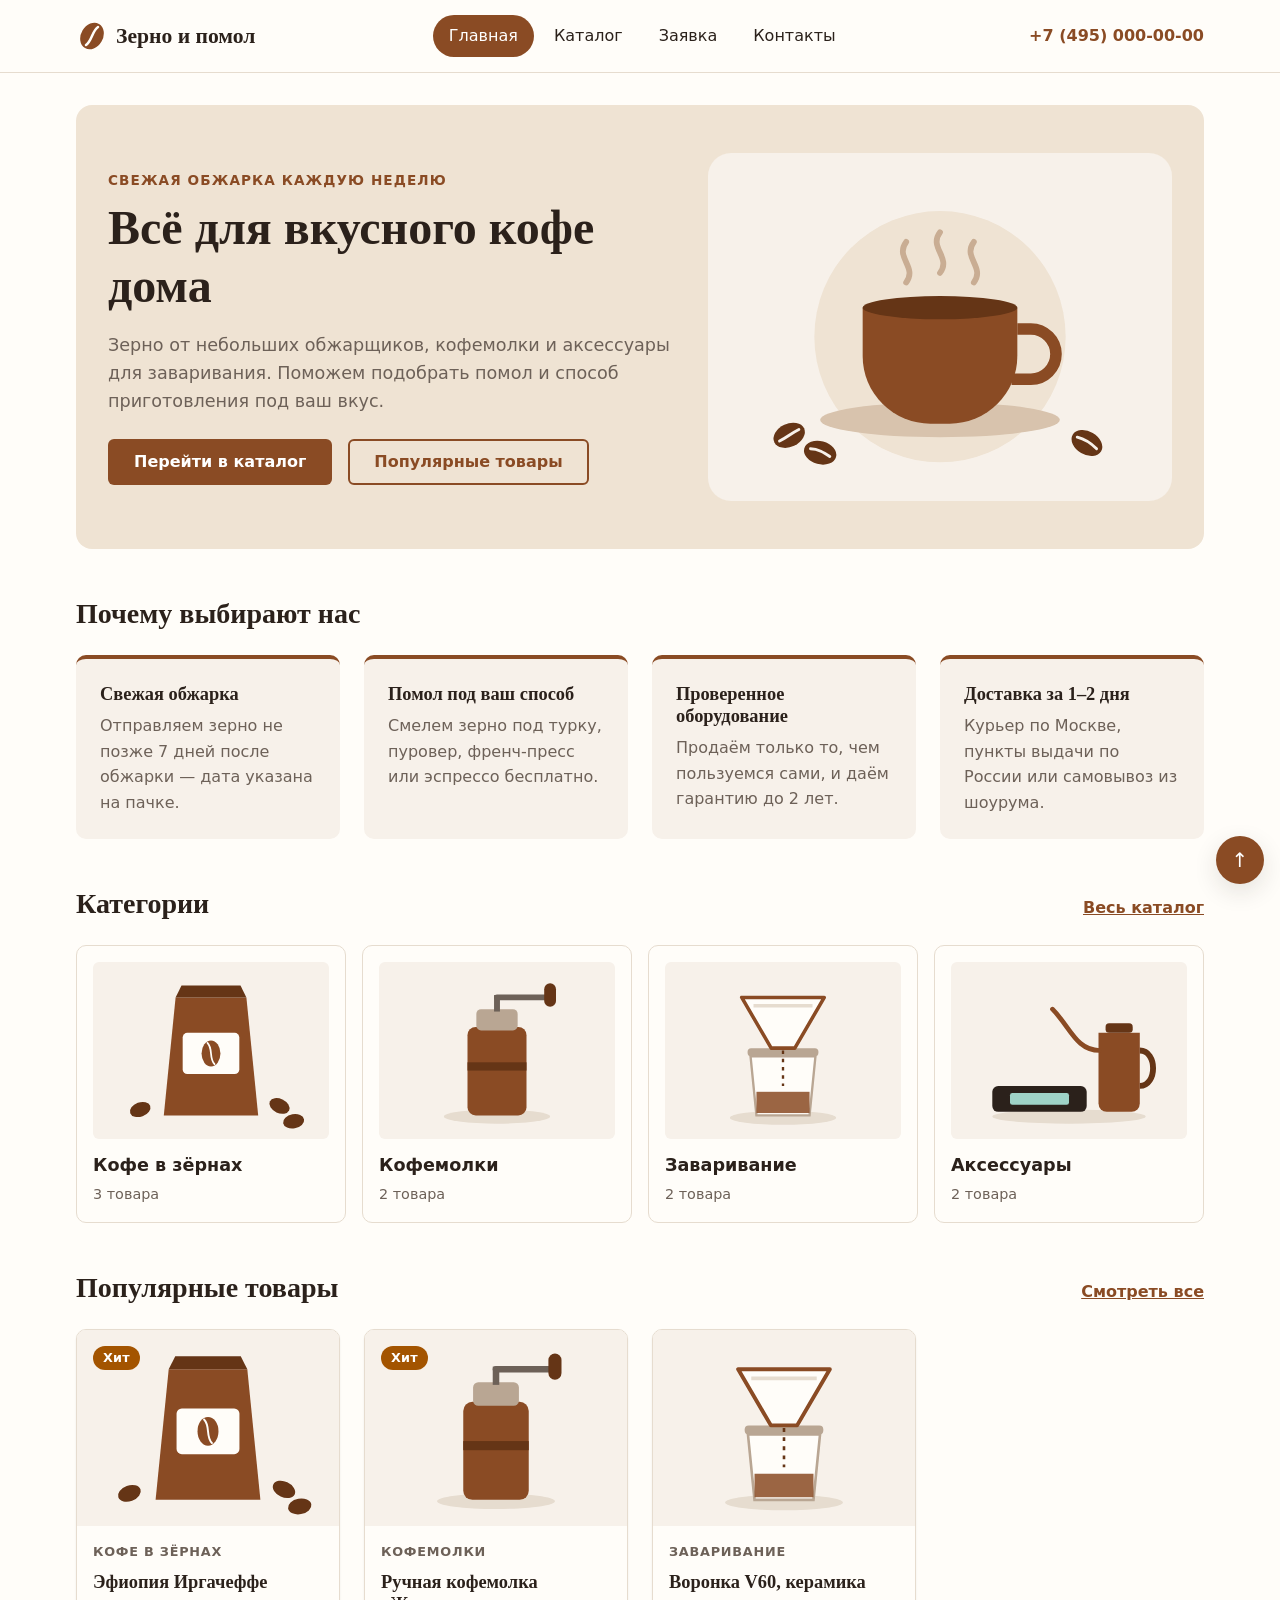
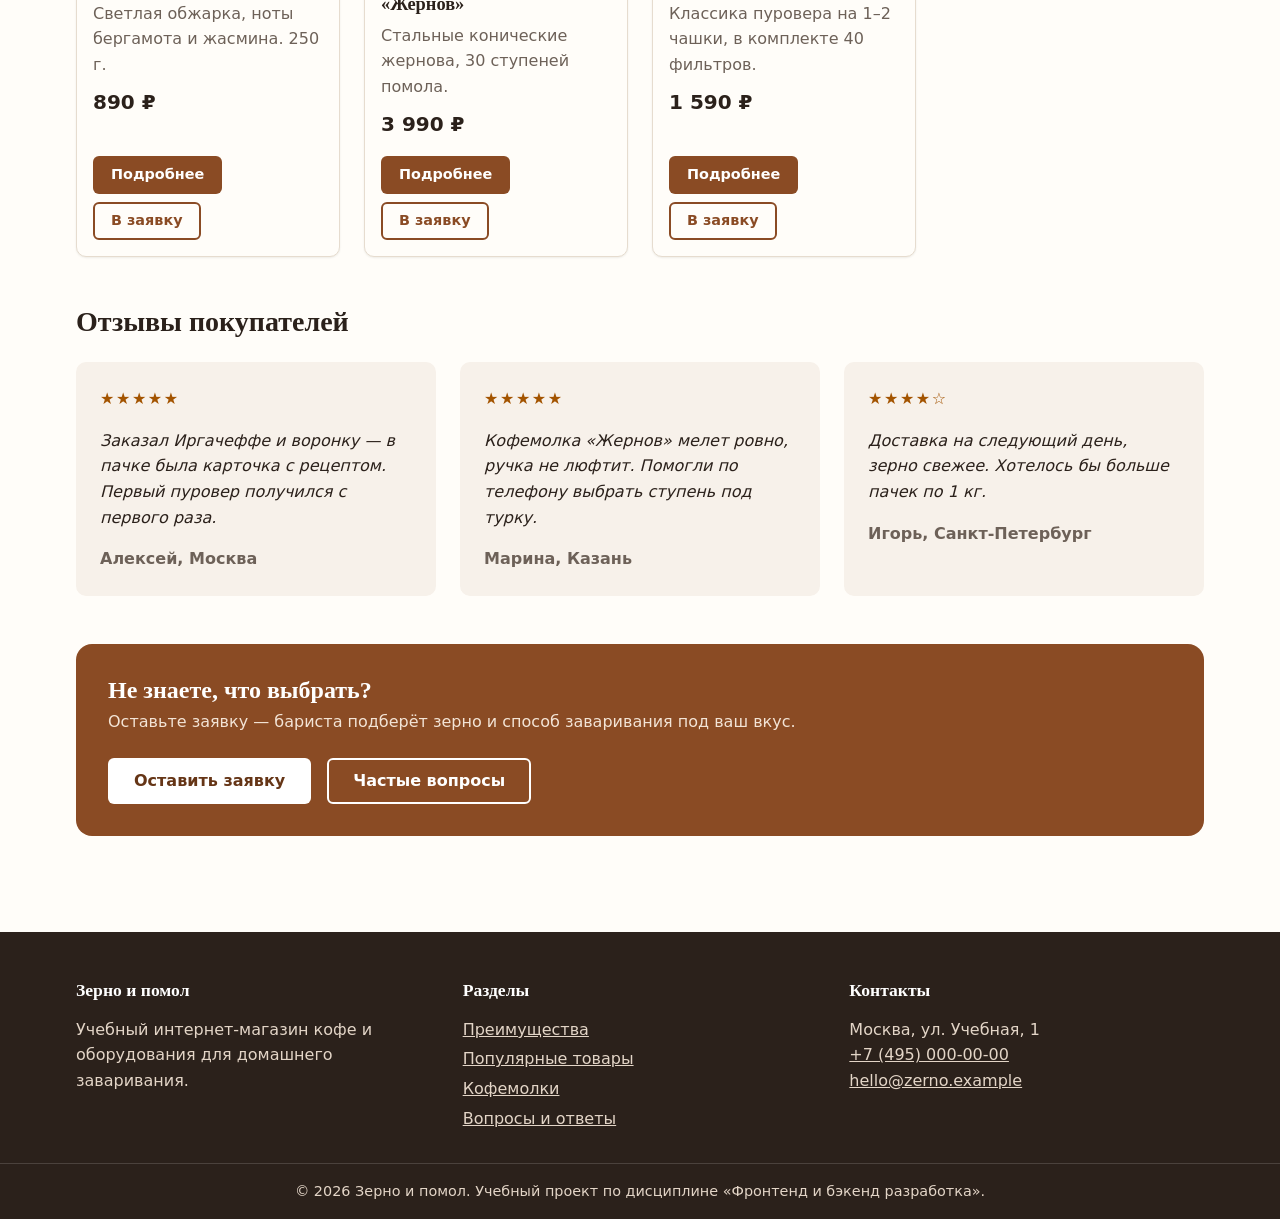
<file: index.html>
<!DOCTYPE html>
<html lang="ru">
<head>
  <meta charset="UTF-8">
  <meta name="viewport" content="width=device-width, initial-scale=1.0">
  <title>Зерно и помол — кофе и оборудование для дома</title>
  <meta name="description" content="Учебный интернет-магазин свежеобжаренного кофе, кофемолок и аксессуаров для заваривания дома.">
  <link rel="stylesheet" href="css/style.css">
</head>
<body>
  <a class="skip-link" href="#main">Перейти к основному содержимому</a>

  <header class="site-header" id="top">
    <div class="site-header__inner">
      <a class="site-header__logo" href="index.html">
        <svg class="site-header__logo-icon" viewBox="0 0 32 32" aria-hidden="true" focusable="false">
          <ellipse cx="16" cy="16" rx="11" ry="14" transform="rotate(30 16 16)" fill="currentColor"/>
          <path d="M10 25c6-4 6-14 12-18" fill="none" stroke="#fffdf9" stroke-width="2.5" stroke-linecap="round"/>
        </svg>
        Зерно и помол
      </a>
      <nav class="site-nav" aria-label="Основная навигация">
        <ul class="site-nav__list">
          <li class="site-nav__item"><a class="site-nav__link site-nav__link--active" href="index.html" aria-current="page">Главная</a></li>
          <li class="site-nav__item"><a class="site-nav__link" href="catalog.html">Каталог</a></li>
          <li class="site-nav__item"><a class="site-nav__link" href="order.html">Заявка</a></li>
          <li class="site-nav__item"><a class="site-nav__link" href="contacts.html">Контакты</a></li>
        </ul>
      </nav>
      <a class="site-header__phone" href="tel:+74950000000">+7 (495) 000-00-00</a>
    </div>
  </header>

  <main class="page" id="main" tabindex="-1">
    <section class="hero" aria-labelledby="hero-title">
      <div class="hero__content">
        <p class="hero__eyebrow">Свежая обжарка каждую неделю</p>
        <h1 class="hero__title" id="hero-title">Всё для вкусного кофе дома</h1>
        <p class="hero__text">
          Зерно от небольших обжарщиков, кофемолки и аксессуары для заваривания.
          Поможем подобрать помол и способ приготовления под ваш вкус.
        </p>
        <div class="hero__actions">
          <a class="button" href="catalog.html">Перейти в каталог</a>
          <a class="button button--secondary" href="#popular">Популярные товары</a>
        </div>
      </div>
      <img class="hero__image" src="images/hero.svg" alt="" width="480" height="360">
    </section>

    <section class="section" id="advantages" aria-labelledby="advantages-title">
      <h2 class="section__title" id="advantages-title">Почему выбирают нас</h2>
      <ul class="advantages">
        <li class="advantages__item">
          <h3 class="advantages__title">Свежая обжарка</h3>
          <p class="advantages__text">Отправляем зерно не позже 7 дней после обжарки — дата указана на пачке.</p>
        </li>
        <li class="advantages__item">
          <h3 class="advantages__title">Помол под ваш способ</h3>
          <p class="advantages__text">Смелем зерно под турку, пуровер, френч-пресс или эспрессо бесплатно.</p>
        </li>
        <li class="advantages__item">
          <h3 class="advantages__title">Проверенное оборудование</h3>
          <p class="advantages__text">Продаём только то, чем пользуемся сами, и даём гарантию до 2 лет.</p>
        </li>
        <li class="advantages__item">
          <h3 class="advantages__title">Доставка за 1–2 дня</h3>
          <p class="advantages__text">Курьер по Москве, пункты выдачи по России или самовывоз из шоурума.</p>
        </li>
      </ul>
    </section>

    <section class="section" id="categories" aria-labelledby="categories-title">
      <div class="section__header">
        <h2 class="section__title" id="categories-title">Категории</h2>
        <a class="section__link" href="catalog.html">Весь каталог</a>
      </div>
      <ul class="category-list">
        <li>
          <a class="category-card" href="catalog.html#beans">
            <img class="category-card__image" src="images/beans.svg" alt="" width="400" height="300" loading="lazy">
            <span class="category-card__title">Кофе в зёрнах</span>
            <span class="category-card__count">3 товара</span>
          </a>
        </li>
        <li>
          <a class="category-card" href="catalog.html#grinders">
            <img class="category-card__image" src="images/grinder.svg" alt="" width="400" height="300" loading="lazy">
            <span class="category-card__title">Кофемолки</span>
            <span class="category-card__count">2 товара</span>
          </a>
        </li>
        <li>
          <a class="category-card" href="catalog.html#brewers">
            <img class="category-card__image" src="images/brewer.svg" alt="" width="400" height="300" loading="lazy">
            <span class="category-card__title">Заваривание</span>
            <span class="category-card__count">2 товара</span>
          </a>
        </li>
        <li>
          <a class="category-card" href="catalog.html#accessories">
            <img class="category-card__image" src="images/accessory.svg" alt="" width="400" height="300" loading="lazy">
            <span class="category-card__title">Аксессуары</span>
            <span class="category-card__count">2 товара</span>
          </a>
        </li>
      </ul>
    </section>

    <section class="section" id="popular" aria-labelledby="popular-title">
      <div class="section__header">
        <h2 class="section__title" id="popular-title">Популярные товары</h2>
        <a class="section__link" href="catalog.html">Смотреть все</a>
      </div>
      <div class="product-grid">
        <article class="product-card" data-category="beans">
          <span class="badge badge--hit product-card__badge">Хит</span>
          <img class="product-card__image" src="images/beans.svg" alt="" width="400" height="300" loading="lazy">
          <div class="product-card__body">
            <p class="product-card__category">Кофе в зёрнах</p>
            <h3 class="product-card__title">Эфиопия Иргачеффе</h3>
            <p class="product-card__description">Светлая обжарка, ноты бергамота и жасмина. 250 г.</p>
            <p class="product-card__price">890 ₽</p>
            <div class="product-card__actions">
              <a class="button button--small product-card__button" href="product.html">Подробнее</a>
              <a class="button button--small button--secondary" href="order.html">В заявку</a>
            </div>
          </div>
        </article>

        <article class="product-card" data-category="grinders">
          <span class="badge badge--hit product-card__badge">Хит</span>
          <img class="product-card__image" src="images/grinder.svg" alt="" width="400" height="300" loading="lazy">
          <div class="product-card__body">
            <p class="product-card__category">Кофемолки</p>
            <h3 class="product-card__title">Ручная кофемолка «Жернов»</h3>
            <p class="product-card__description">Стальные конические жернова, 30 ступеней помола.</p>
            <p class="product-card__price">3 990 ₽</p>
            <div class="product-card__actions">
              <a class="button button--small product-card__button" href="product.html">Подробнее</a>
              <a class="button button--small button--secondary" href="order.html">В заявку</a>
            </div>
          </div>
        </article>

        <article class="product-card" data-category="brewers">
          <img class="product-card__image" src="images/brewer.svg" alt="" width="400" height="300" loading="lazy">
          <div class="product-card__body">
            <p class="product-card__category">Заваривание</p>
            <h3 class="product-card__title">Воронка V60, керамика</h3>
            <p class="product-card__description">Классика пуровера на 1–2 чашки, в комплекте 40 фильтров.</p>
            <p class="product-card__price">1 590 ₽</p>
            <div class="product-card__actions">
              <a class="button button--small product-card__button" href="product.html">Подробнее</a>
              <a class="button button--small button--secondary" href="order.html">В заявку</a>
            </div>
          </div>
        </article>
      </div>
    </section>

    <section class="section" id="reviews" aria-labelledby="reviews-title">
      <h2 class="section__title" id="reviews-title">Отзывы покупателей</h2>
      <div class="reviews">
        <figure class="review">
          <p class="review__rating"><span aria-hidden="true">★★★★★</span><span class="visually-hidden">Оценка 5 из 5</span></p>
          <blockquote class="review__text">
            <p>Заказал Иргачеффе и воронку — в пачке была карточка с рецептом. Первый пуровер получился с первого раза.</p>
          </blockquote>
          <figcaption class="review__author">Алексей, Москва</figcaption>
        </figure>
        <figure class="review">
          <p class="review__rating"><span aria-hidden="true">★★★★★</span><span class="visually-hidden">Оценка 5 из 5</span></p>
          <blockquote class="review__text">
            <p>Кофемолка «Жернов» мелет ровно, ручка не люфтит. Помогли по телефону выбрать ступень под турку.</p>
          </blockquote>
          <figcaption class="review__author">Марина, Казань</figcaption>
        </figure>
        <figure class="review">
          <p class="review__rating"><span aria-hidden="true">★★★★☆</span><span class="visually-hidden">Оценка 4 из 5</span></p>
          <blockquote class="review__text">
            <p>Доставка на следующий день, зерно свежее. Хотелось бы больше пачек по 1 кг.</p>
          </blockquote>
          <figcaption class="review__author">Игорь, Санкт-Петербург</figcaption>
        </figure>
      </div>
    </section>

    <aside class="promo" aria-labelledby="promo-title">
      <div>
        <h2 class="promo__title" id="promo-title">Не знаете, что выбрать?</h2>
        <p class="promo__text">Оставьте заявку — бариста подберёт зерно и способ заваривания под ваш вкус.</p>
      </div>
      <div class="promo__actions">
        <a class="button button--light" href="order.html">Оставить заявку</a>
        <a class="button button--ghost" href="contacts.html#faq">Частые вопросы</a>
      </div>
    </aside>
  </main>

  <footer class="site-footer" id="contacts">
    <div class="site-footer__inner">
      <div class="site-footer__column">
        <h2 class="site-footer__title">Зерно и помол</h2>
        <p class="site-footer__text">Учебный интернет-магазин кофе и оборудования для домашнего заваривания.</p>
      </div>
      <nav class="site-footer__column" aria-label="Разделы сайта">
        <h2 class="site-footer__title">Разделы</h2>
        <ul class="site-footer__list">
          <li><a class="site-footer__link" href="index.html#advantages">Преимущества</a></li>
          <li><a class="site-footer__link" href="index.html#popular">Популярные товары</a></li>
          <li><a class="site-footer__link" href="catalog.html#grinders">Кофемолки</a></li>
          <li><a class="site-footer__link" href="contacts.html#faq">Вопросы и ответы</a></li>
        </ul>
      </nav>
      <div class="site-footer__column">
        <h2 class="site-footer__title">Контакты</h2>
        <address class="site-footer__address">
          Москва, ул. Учебная, 1<br>
          <a class="site-footer__link" href="tel:+74950000000">+7 (495) 000-00-00</a><br>
          <a class="site-footer__link" href="mailto:hello@zerno.example">hello@zerno.example</a>
        </address>
      </div>
    </div>
    <p class="site-footer__bottom">&copy; 2026 Зерно и помол. Учебный проект по дисциплине «Фронтенд и бэкенд разработка».</p>
  </footer>

  <a class="to-top" href="#top" aria-label="Наверх">↑</a>
</body>
</html>
</file>
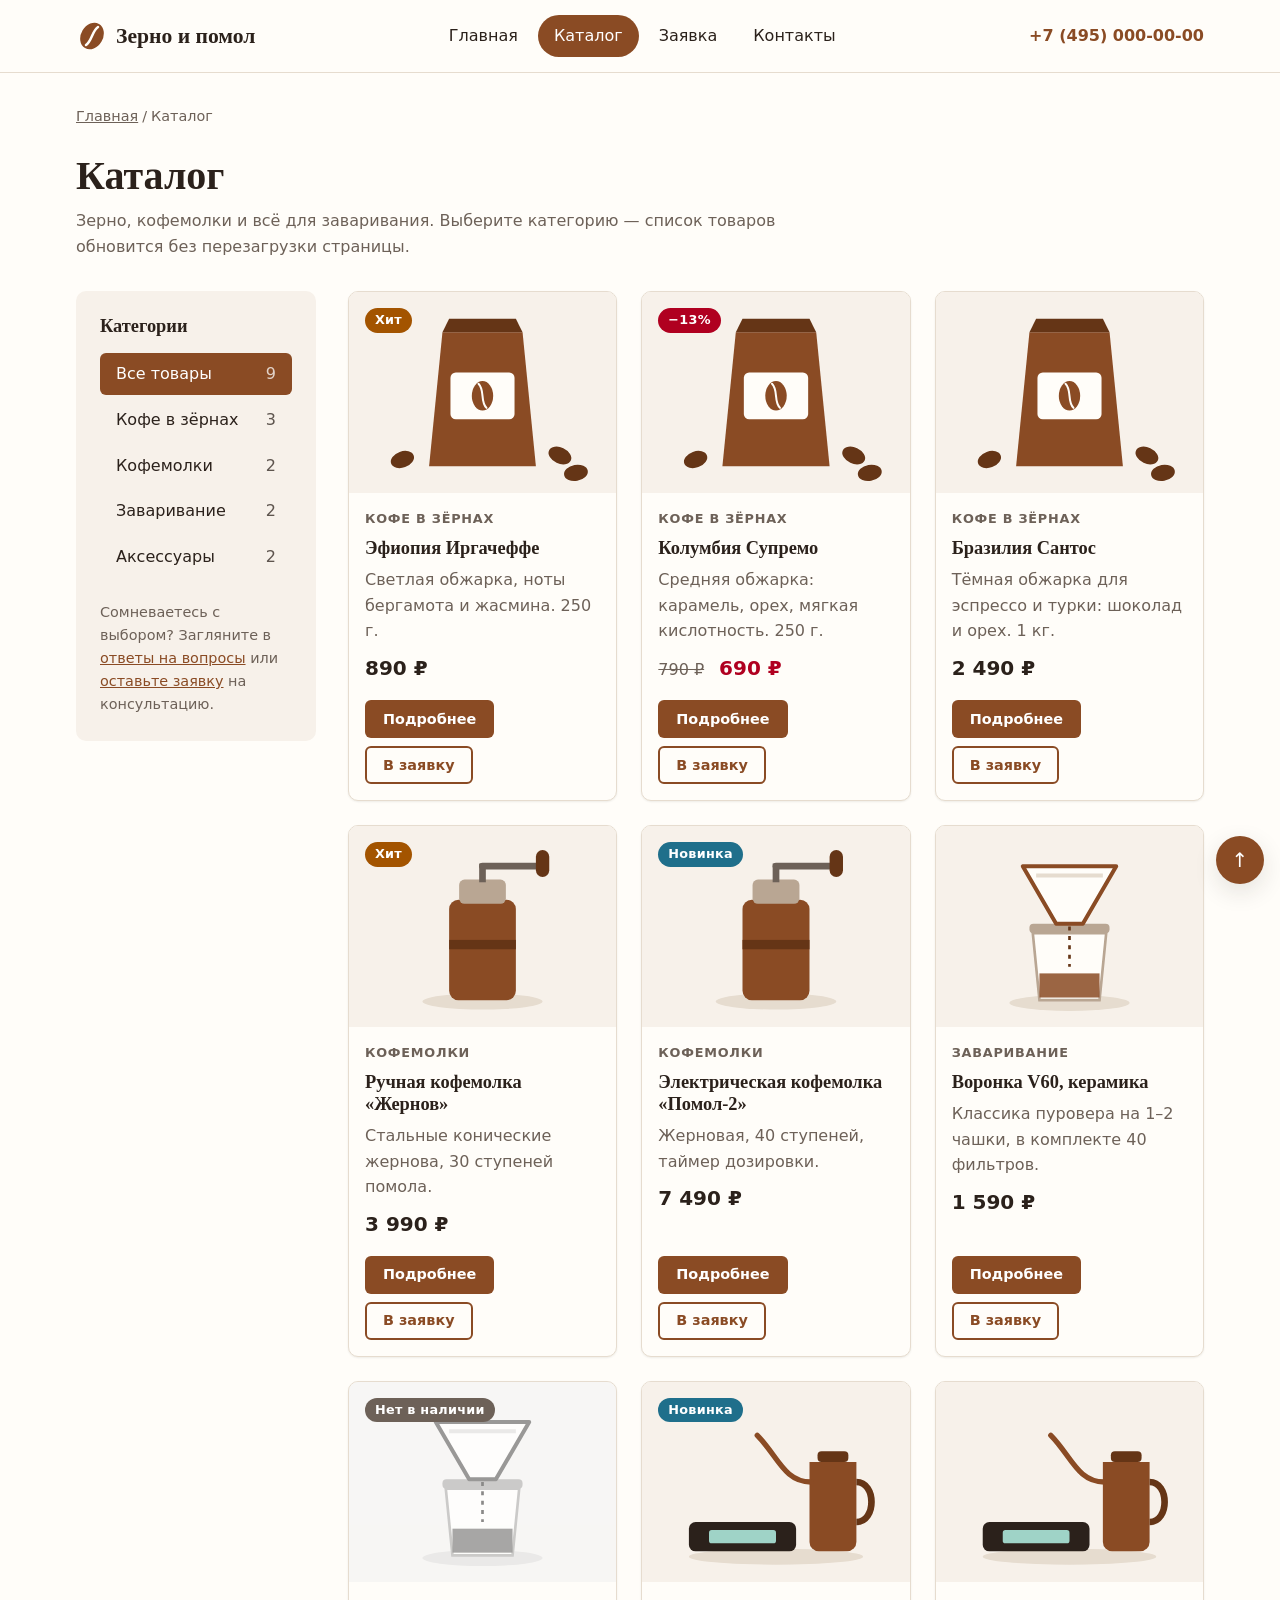
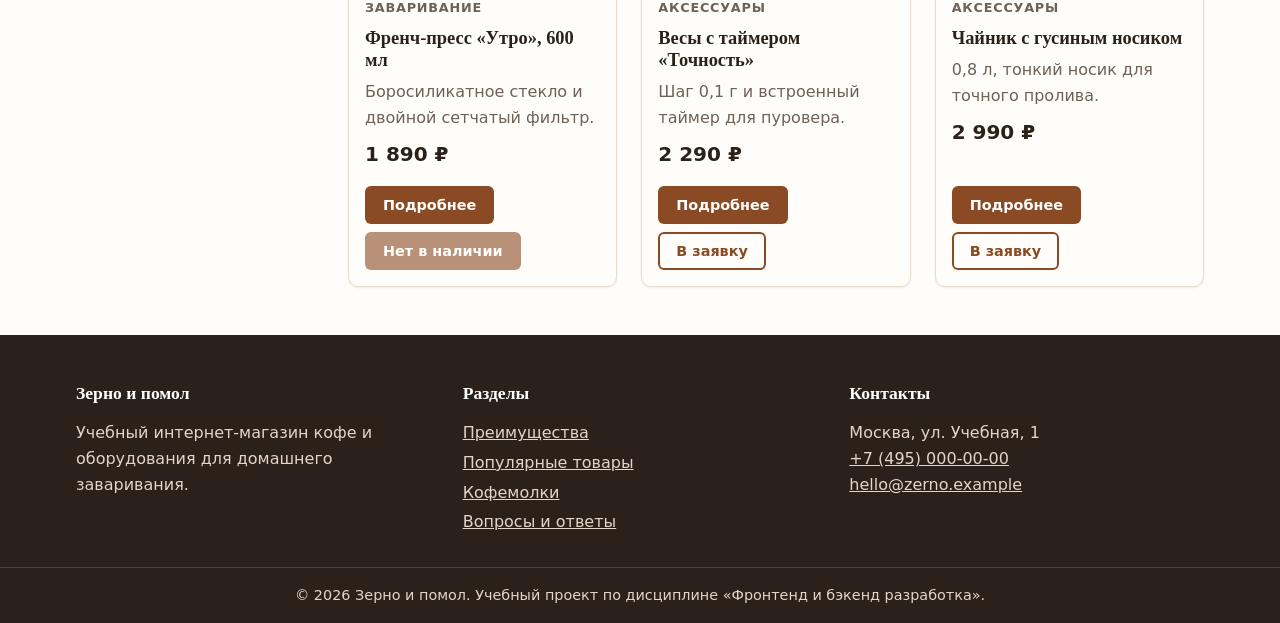
<file: catalog.html>
<!DOCTYPE html>
<html lang="ru">
<head>
  <meta charset="UTF-8">
  <meta name="viewport" content="width=device-width, initial-scale=1.0">
  <title>Каталог — Зерно и помол</title>
  <meta name="description" content="Каталог кофе в зёрнах, кофемолок, воронок и аксессуаров для заваривания кофе дома.">
  <link rel="stylesheet" href="css/style.css">
</head>
<body>
  <a class="skip-link" href="#main">Перейти к основному содержимому</a>

  <header class="site-header" id="top">
    <div class="site-header__inner">
      <a class="site-header__logo" href="index.html">
        <svg class="site-header__logo-icon" viewBox="0 0 32 32" aria-hidden="true" focusable="false">
          <ellipse cx="16" cy="16" rx="11" ry="14" transform="rotate(30 16 16)" fill="currentColor"/>
          <path d="M10 25c6-4 6-14 12-18" fill="none" stroke="#fffdf9" stroke-width="2.5" stroke-linecap="round"/>
        </svg>
        Зерно и помол
      </a>
      <nav class="site-nav" aria-label="Основная навигация">
        <ul class="site-nav__list">
          <li class="site-nav__item"><a class="site-nav__link" href="index.html">Главная</a></li>
          <li class="site-nav__item"><a class="site-nav__link site-nav__link--active" href="catalog.html" aria-current="page">Каталог</a></li>
          <li class="site-nav__item"><a class="site-nav__link" href="order.html">Заявка</a></li>
          <li class="site-nav__item"><a class="site-nav__link" href="contacts.html">Контакты</a></li>
        </ul>
      </nav>
      <a class="site-header__phone" href="tel:+74950000000">+7 (495) 000-00-00</a>
    </div>
  </header>

  <main class="page" id="main" tabindex="-1">
    <nav class="breadcrumbs" aria-label="Хлебные крошки">
      <ol class="breadcrumbs__list">
        <li class="breadcrumbs__item"><a class="breadcrumbs__link" href="index.html">Главная</a></li>
        <li class="breadcrumbs__item"><span aria-current="page">Каталог</span></li>
      </ol>
    </nav>

    <section class="catalog" aria-labelledby="catalog-title">
      <span class="catalog__anchor" id="all"></span>
      <span class="catalog__anchor" id="beans"></span>
      <span class="catalog__anchor" id="grinders"></span>
      <span class="catalog__anchor" id="brewers"></span>
      <span class="catalog__anchor" id="accessories"></span>

      <h1 class="page__title" id="catalog-title">Каталог</h1>
      <p class="page__lead">
        Зерно, кофемолки и всё для заваривания. Выберите категорию —
        список товаров обновится без перезагрузки страницы.
      </p>

      <div class="catalog__layout">
        <aside class="catalog-filter" aria-labelledby="filter-title">
          <h2 class="catalog-filter__title" id="filter-title">Категории</h2>
          <ul class="catalog-filter__list">
            <li class="catalog-filter__item"><a class="catalog-filter__link" href="#all">Все товары <span class="catalog-filter__count">9</span></a></li>
            <li class="catalog-filter__item"><a class="catalog-filter__link" href="#beans">Кофе в зёрнах <span class="catalog-filter__count">3</span></a></li>
            <li class="catalog-filter__item"><a class="catalog-filter__link" href="#grinders">Кофемолки <span class="catalog-filter__count">2</span></a></li>
            <li class="catalog-filter__item"><a class="catalog-filter__link" href="#brewers">Заваривание <span class="catalog-filter__count">2</span></a></li>
            <li class="catalog-filter__item"><a class="catalog-filter__link" href="#accessories">Аксессуары <span class="catalog-filter__count">2</span></a></li>
          </ul>
          <p class="catalog-filter__note">
            Сомневаетесь с выбором? Загляните в <a href="contacts.html#faq">ответы на вопросы</a>
            или <a href="order.html">оставьте заявку</a> на консультацию.
          </p>
        </aside>

        <div class="product-grid">
          <article class="product-card" data-category="beans">
            <span class="badge badge--hit product-card__badge">Хит</span>
            <img class="product-card__image" src="images/beans.svg" alt="" width="400" height="300" loading="lazy">
            <div class="product-card__body">
              <p class="product-card__category">Кофе в зёрнах</p>
              <h3 class="product-card__title">Эфиопия Иргачеффе</h3>
              <p class="product-card__description">Светлая обжарка, ноты бергамота и жасмина. 250 г.</p>
              <p class="product-card__price">890 ₽</p>
              <div class="product-card__actions">
                <a class="button button--small product-card__button" href="product.html">Подробнее</a>
                <a class="button button--small button--secondary" href="order.html">В заявку</a>
              </div>
            </div>
          </article>

          <article class="product-card product-card--sale" data-category="beans">
            <span class="badge badge--sale product-card__badge">−13%</span>
            <img class="product-card__image" src="images/beans.svg" alt="" width="400" height="300" loading="lazy">
            <div class="product-card__body">
              <p class="product-card__category">Кофе в зёрнах</p>
              <h3 class="product-card__title">Колумбия Супремо</h3>
              <p class="product-card__description">Средняя обжарка: карамель, орех, мягкая кислотность. 250 г.</p>
              <p class="product-card__price"><del class="product-card__old-price"><span class="visually-hidden">Старая цена:</span> 790 ₽</del> <span class="visually-hidden">Новая цена:</span> 690 ₽</p>
              <div class="product-card__actions">
                <a class="button button--small product-card__button" href="product.html">Подробнее</a>
                <a class="button button--small button--secondary" href="order.html">В заявку</a>
              </div>
            </div>
          </article>

          <article class="product-card" data-category="beans">
            <img class="product-card__image" src="images/beans.svg" alt="" width="400" height="300" loading="lazy">
            <div class="product-card__body">
              <p class="product-card__category">Кофе в зёрнах</p>
              <h3 class="product-card__title">Бразилия Сантос</h3>
              <p class="product-card__description">Тёмная обжарка для эспрессо и турки: шоколад и орех. 1 кг.</p>
              <p class="product-card__price">2 490 ₽</p>
              <div class="product-card__actions">
                <a class="button button--small product-card__button" href="product.html">Подробнее</a>
                <a class="button button--small button--secondary" href="order.html">В заявку</a>
              </div>
            </div>
          </article>

          <article class="product-card" data-category="grinders">
            <span class="badge badge--hit product-card__badge">Хит</span>
            <img class="product-card__image" src="images/grinder.svg" alt="" width="400" height="300" loading="lazy">
            <div class="product-card__body">
              <p class="product-card__category">Кофемолки</p>
              <h3 class="product-card__title">Ручная кофемолка «Жернов»</h3>
              <p class="product-card__description">Стальные конические жернова, 30 ступеней помола.</p>
              <p class="product-card__price">3 990 ₽</p>
              <div class="product-card__actions">
                <a class="button button--small product-card__button" href="product.html">Подробнее</a>
                <a class="button button--small button--secondary" href="order.html">В заявку</a>
              </div>
            </div>
          </article>

          <article class="product-card" data-category="grinders">
            <span class="badge badge--new product-card__badge">Новинка</span>
            <img class="product-card__image" src="images/grinder.svg" alt="" width="400" height="300" loading="lazy">
            <div class="product-card__body">
              <p class="product-card__category">Кофемолки</p>
              <h3 class="product-card__title">Электрическая кофемолка «Помол-2»</h3>
              <p class="product-card__description">Жерновая, 40 ступеней, таймер дозировки.</p>
              <p class="product-card__price">7 490 ₽</p>
              <div class="product-card__actions">
                <a class="button button--small product-card__button" href="product.html">Подробнее</a>
                <a class="button button--small button--secondary" href="order.html">В заявку</a>
              </div>
            </div>
          </article>

          <article class="product-card" data-category="brewers">
            <img class="product-card__image" src="images/brewer.svg" alt="" width="400" height="300" loading="lazy">
            <div class="product-card__body">
              <p class="product-card__category">Заваривание</p>
              <h3 class="product-card__title">Воронка V60, керамика</h3>
              <p class="product-card__description">Классика пуровера на 1–2 чашки, в комплекте 40 фильтров.</p>
              <p class="product-card__price">1 590 ₽</p>
              <div class="product-card__actions">
                <a class="button button--small product-card__button" href="product.html">Подробнее</a>
                <a class="button button--small button--secondary" href="order.html">В заявку</a>
              </div>
            </div>
          </article>

          <article class="product-card product-card--sold-out" data-category="brewers">
            <span class="badge badge--muted product-card__badge">Нет в наличии</span>
            <img class="product-card__image" src="images/brewer.svg" alt="" width="400" height="300" loading="lazy">
            <div class="product-card__body">
              <p class="product-card__category">Заваривание</p>
              <h3 class="product-card__title">Френч-пресс «Утро», 600 мл</h3>
              <p class="product-card__description">Боросиликатное стекло и двойной сетчатый фильтр.</p>
              <p class="product-card__price">1 890 ₽</p>
              <div class="product-card__actions">
                <a class="button button--small product-card__button" href="product.html">Подробнее</a>
                <button class="button button--small" type="button" disabled>Нет в наличии</button>
              </div>
            </div>
          </article>

          <article class="product-card" data-category="accessories">
            <span class="badge badge--new product-card__badge">Новинка</span>
            <img class="product-card__image" src="images/accessory.svg" alt="" width="400" height="300" loading="lazy">
            <div class="product-card__body">
              <p class="product-card__category">Аксессуары</p>
              <h3 class="product-card__title">Весы с таймером «Точность»</h3>
              <p class="product-card__description">Шаг 0,1 г и встроенный таймер для пуровера.</p>
              <p class="product-card__price">2 290 ₽</p>
              <div class="product-card__actions">
                <a class="button button--small product-card__button" href="product.html">Подробнее</a>
                <a class="button button--small button--secondary" href="order.html">В заявку</a>
              </div>
            </div>
          </article>

          <article class="product-card" data-category="accessories">
            <img class="product-card__image" src="images/accessory.svg" alt="" width="400" height="300" loading="lazy">
            <div class="product-card__body">
              <p class="product-card__category">Аксессуары</p>
              <h3 class="product-card__title">Чайник с гусиным носиком</h3>
              <p class="product-card__description">0,8 л, тонкий носик для точного пролива.</p>
              <p class="product-card__price">2 990 ₽</p>
              <div class="product-card__actions">
                <a class="button button--small product-card__button" href="product.html">Подробнее</a>
                <a class="button button--small button--secondary" href="order.html">В заявку</a>
              </div>
            </div>
          </article>
        </div>
      </div>
    </section>
  </main>

  <footer class="site-footer" id="contacts">
    <div class="site-footer__inner">
      <div class="site-footer__column">
        <h2 class="site-footer__title">Зерно и помол</h2>
        <p class="site-footer__text">Учебный интернет-магазин кофе и оборудования для домашнего заваривания.</p>
      </div>
      <nav class="site-footer__column" aria-label="Разделы сайта">
        <h2 class="site-footer__title">Разделы</h2>
        <ul class="site-footer__list">
          <li><a class="site-footer__link" href="index.html#advantages">Преимущества</a></li>
          <li><a class="site-footer__link" href="index.html#popular">Популярные товары</a></li>
          <li><a class="site-footer__link" href="catalog.html#grinders">Кофемолки</a></li>
          <li><a class="site-footer__link" href="contacts.html#faq">Вопросы и ответы</a></li>
        </ul>
      </nav>
      <div class="site-footer__column">
        <h2 class="site-footer__title">Контакты</h2>
        <address class="site-footer__address">
          Москва, ул. Учебная, 1<br>
          <a class="site-footer__link" href="tel:+74950000000">+7 (495) 000-00-00</a><br>
          <a class="site-footer__link" href="mailto:hello@zerno.example">hello@zerno.example</a>
        </address>
      </div>
    </div>
    <p class="site-footer__bottom">&copy; 2026 Зерно и помол. Учебный проект по дисциплине «Фронтенд и бэкенд разработка».</p>
  </footer>

  <a class="to-top" href="#top" aria-label="Наверх">↑</a>
</body>
</html>
</file>
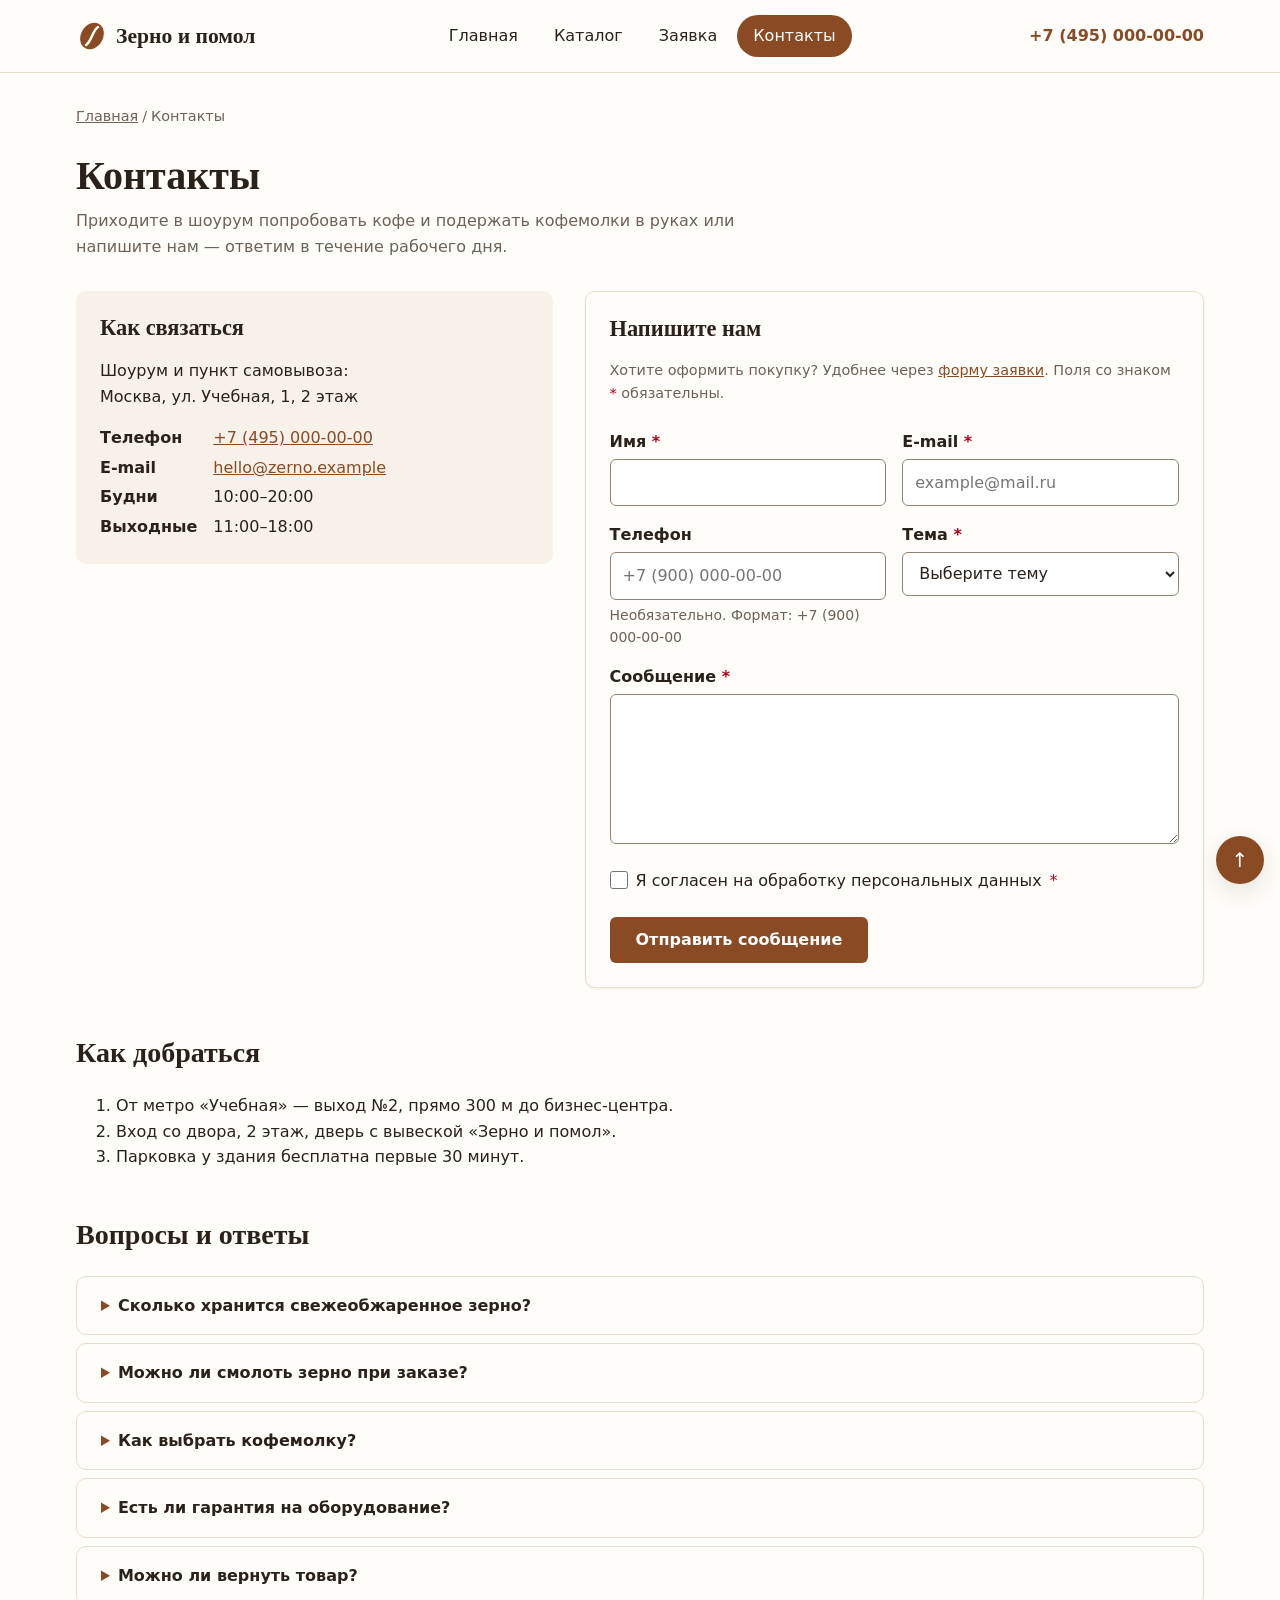
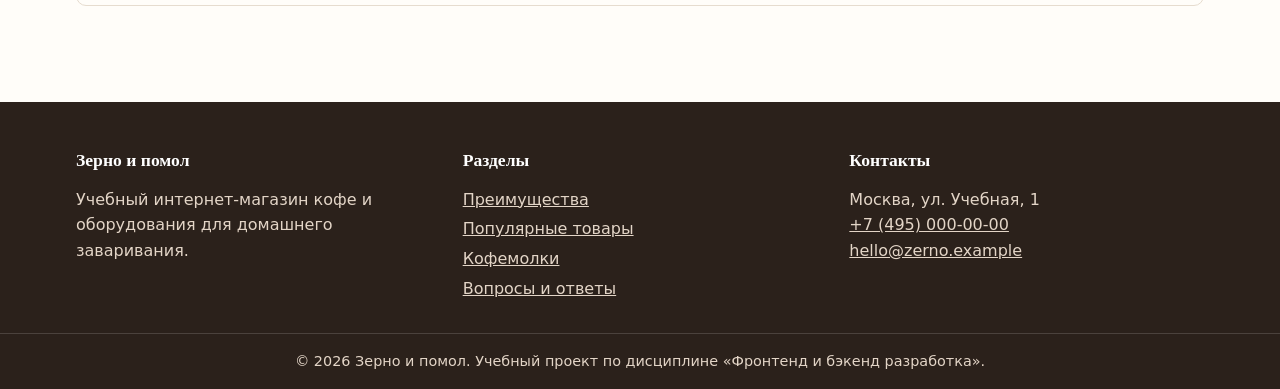
<file: contacts.html>
<!DOCTYPE html>
<html lang="ru">
<head>
  <meta charset="UTF-8">
  <meta name="viewport" content="width=device-width, initial-scale=1.0">
  <title>Контакты — Зерно и помол</title>
  <meta name="description" content="Адрес шоурума, телефон, часы работы, форма обратной связи и ответы на частые вопросы магазина «Зерно и помол».">
  <link rel="stylesheet" href="css/style.css">
  <script src="js/main.js" defer></script>
</head>
<body>
  <a class="skip-link" href="#main">Перейти к основному содержимому</a>

  <header class="site-header" id="top">
    <div class="site-header__inner">
      <a class="site-header__logo" href="index.html">
        <svg class="site-header__logo-icon" viewBox="0 0 32 32" aria-hidden="true" focusable="false">
          <ellipse cx="16" cy="16" rx="11" ry="14" transform="rotate(30 16 16)" fill="currentColor"/>
          <path d="M10 25c6-4 6-14 12-18" fill="none" stroke="#fffdf9" stroke-width="2.5" stroke-linecap="round"/>
        </svg>
        Зерно и помол
      </a>
      <nav class="site-nav" aria-label="Основная навигация">
        <ul class="site-nav__list">
          <li class="site-nav__item"><a class="site-nav__link" href="index.html">Главная</a></li>
          <li class="site-nav__item"><a class="site-nav__link" href="catalog.html">Каталог</a></li>
          <li class="site-nav__item"><a class="site-nav__link" href="order.html">Заявка</a></li>
          <li class="site-nav__item"><a class="site-nav__link site-nav__link--active" href="contacts.html" aria-current="page">Контакты</a></li>
        </ul>
      </nav>
      <a class="site-header__phone" href="tel:+74950000000">+7 (495) 000-00-00</a>
    </div>
  </header>

  <main class="page" id="main" tabindex="-1">
    <nav class="breadcrumbs" aria-label="Хлебные крошки">
      <ol class="breadcrumbs__list">
        <li class="breadcrumbs__item"><a class="breadcrumbs__link" href="index.html">Главная</a></li>
        <li class="breadcrumbs__item"><span aria-current="page">Контакты</span></li>
      </ol>
    </nav>

    <h1 class="page__title">Контакты</h1>
    <p class="page__lead">
      Приходите в шоурум попробовать кофе и подержать кофемолки в руках
      или напишите нам — ответим в течение рабочего дня.
    </p>

    <div class="contacts">
      <section class="contact-card" id="contacts-info" aria-labelledby="contacts-info-title">
        <h2 class="contact-card__title" id="contacts-info-title">Как связаться</h2>
        <address class="contact-card__address">
          Шоурум и пункт самовывоза:<br>
          Москва, ул. Учебная, 1, 2 этаж
        </address>
        <dl class="contact-card__list">
          <dt class="contact-card__term">Телефон</dt>
          <dd class="contact-card__value"><a href="tel:+74950000000">+7 (495) 000-00-00</a></dd>
          <dt class="contact-card__term">E-mail</dt>
          <dd class="contact-card__value"><a href="mailto:hello@zerno.example">hello@zerno.example</a></dd>
          <dt class="contact-card__term">Будни</dt>
          <dd class="contact-card__value">10:00–20:00</dd>
          <dt class="contact-card__term">Выходные</dt>
          <dd class="contact-card__value">11:00–18:00</dd>
        </dl>
      </section>

      <section aria-labelledby="feedback-title">
        <form class="form" id="feedback-form" action="#" method="post" novalidate data-validate data-success="feedback-success">
          <h2 class="form__title" id="feedback-title">Напишите нам</h2>
          <p class="form__note">
            Хотите оформить покупку? Удобнее через <a href="order.html">форму заявки</a>.
            Поля со знаком <span class="form__required">*</span> обязательны.
          </p>

          <div class="form__row">
            <div class="form__field">
              <label class="form__label" for="feedback-name">Имя <span class="form__required" aria-hidden="true">*</span></label>
              <input class="form__input" id="feedback-name" name="name" type="text" minlength="2" autocomplete="name" required>
            </div>

            <div class="form__field">
              <label class="form__label" for="feedback-email">E-mail <span class="form__required" aria-hidden="true">*</span></label>
              <input class="form__input" id="feedback-email" name="email" type="email" autocomplete="email" placeholder="example@mail.ru" required>
            </div>
          </div>

          <div class="form__row">
            <div class="form__field">
              <label class="form__label" for="feedback-phone">Телефон</label>
              <input class="form__input" id="feedback-phone" name="phone" type="tel" inputmode="tel" autocomplete="tel"
                placeholder="+7 (900) 000-00-00" pattern="^\+7 \(\d{3}\) \d{3}-\d{2}-\d{2}$" aria-describedby="feedback-phone-hint">
              <small class="form__hint" id="feedback-phone-hint">Необязательно. Формат: +7 (900) 000-00-00</small>
            </div>

            <div class="form__field">
              <label class="form__label" for="feedback-topic">Тема <span class="form__required" aria-hidden="true">*</span></label>
              <select class="form__input" id="feedback-topic" name="topic" required>
                <option value="">Выберите тему</option>
                <option value="question">Вопрос о товаре</option>
                <option value="order">Статус заказа</option>
                <option value="wholesale">Оптовые закупки</option>
                <option value="other">Другое</option>
              </select>
            </div>
          </div>

          <div class="form__field">
            <label class="form__label" for="feedback-message">Сообщение <span class="form__required" aria-hidden="true">*</span></label>
            <textarea class="form__input form__input--textarea" id="feedback-message" name="message" rows="5" minlength="10" maxlength="1000" required></textarea>
          </div>

          <div class="form__field">
            <label class="form__check">
              <input class="form__control" id="feedback-agreement" name="agreement" type="checkbox" required>
              Я согласен на обработку персональных данных <span class="form__required" aria-hidden="true">*</span>
            </label>
          </div>

          <div class="form__actions">
            <button class="button" type="submit">Отправить сообщение</button>
          </div>
        </form>

        <p class="notice notice--success" id="feedback-success" role="status" tabindex="-1" hidden>
          Сообщение отправлено! Ответим на указанный e-mail в течение рабочего дня.
        </p>
      </section>
    </div>

    <section class="section" id="route" aria-labelledby="route-title">
      <h2 class="section__title" id="route-title">Как добраться</h2>
      <ol class="section__text">
        <li>От метро «Учебная» — выход №2, прямо 300 м до бизнес-центра.</li>
        <li>Вход со двора, 2 этаж, дверь с вывеской «Зерно и помол».</li>
        <li>Парковка у здания бесплатна первые 30 минут.</li>
      </ol>
    </section>

    <section class="section" id="faq" aria-labelledby="faq-title">
      <h2 class="section__title" id="faq-title">Вопросы и ответы</h2>
      <div class="faq">
        <details class="faq__item">
          <summary class="faq__question">Сколько хранится свежеобжаренное зерно?</summary>
          <p class="faq__answer">В закрытой пачке с клапаном — до 3 месяцев, после вскрытия лучше использовать за 3–4 недели.</p>
        </details>
        <details class="faq__item">
          <summary class="faq__question">Можно ли смолоть зерно при заказе?</summary>
          <p class="faq__answer">Да, бесплатно. Укажите способ заваривания в комментарии к заявке — подберём помол.</p>
        </details>
        <details class="faq__item">
          <summary class="faq__question">Как выбрать кофемолку?</summary>
          <p class="faq__answer">Для одной-двух чашек в день хватит ручной, для эспрессо и большой семьи удобнее электрическая жерновая.</p>
        </details>
        <details class="faq__item">
          <summary class="faq__question">Есть ли гарантия на оборудование?</summary>
          <p class="faq__answer">На кофемолки и весы — от 1 года, на подарочную комплектацию «Жернова» — 2 года.</p>
        </details>
        <details class="faq__item">
          <summary class="faq__question">Можно ли вернуть товар?</summary>
          <p class="faq__answer">Оборудование — в течение 14 дней, если сохранены вид и упаковка. Вскрытое зерно вернуть нельзя.</p>
        </details>
      </div>
    </section>
  </main>

  <footer class="site-footer" id="contacts">
    <div class="site-footer__inner">
      <div class="site-footer__column">
        <h2 class="site-footer__title">Зерно и помол</h2>
        <p class="site-footer__text">Учебный интернет-магазин кофе и оборудования для домашнего заваривания.</p>
      </div>
      <nav class="site-footer__column" aria-label="Разделы сайта">
        <h2 class="site-footer__title">Разделы</h2>
        <ul class="site-footer__list">
          <li><a class="site-footer__link" href="index.html#advantages">Преимущества</a></li>
          <li><a class="site-footer__link" href="index.html#popular">Популярные товары</a></li>
          <li><a class="site-footer__link" href="catalog.html#grinders">Кофемолки</a></li>
          <li><a class="site-footer__link" href="contacts.html#faq">Вопросы и ответы</a></li>
        </ul>
      </nav>
      <div class="site-footer__column">
        <h2 class="site-footer__title">Контакты</h2>
        <address class="site-footer__address">
          Москва, ул. Учебная, 1<br>
          <a class="site-footer__link" href="tel:+74950000000">+7 (495) 000-00-00</a><br>
          <a class="site-footer__link" href="mailto:hello@zerno.example">hello@zerno.example</a>
        </address>
      </div>
    </div>
    <p class="site-footer__bottom">&copy; 2026 Зерно и помол. Учебный проект по дисциплине «Фронтенд и бэкенд разработка».</p>
  </footer>

  <a class="to-top" href="#top" aria-label="Наверх">↑</a>
</body>
</html>
</file>
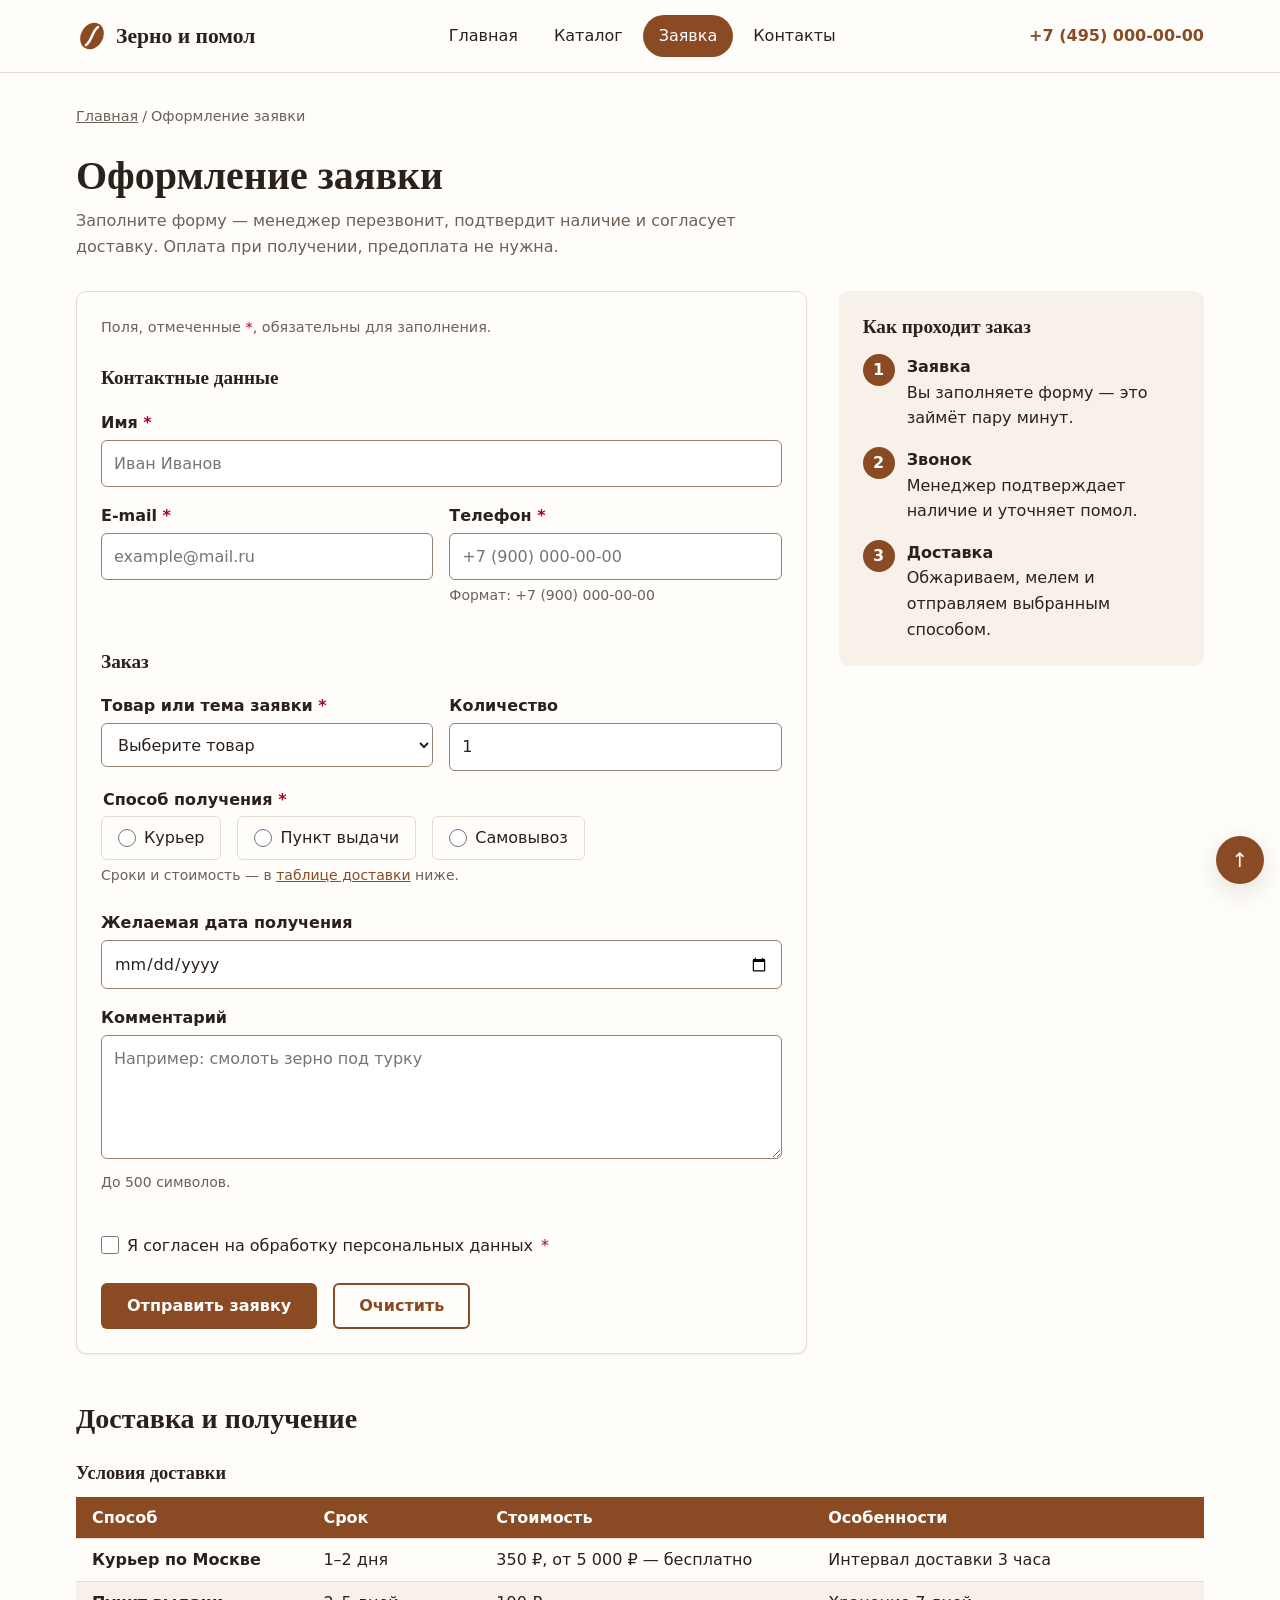
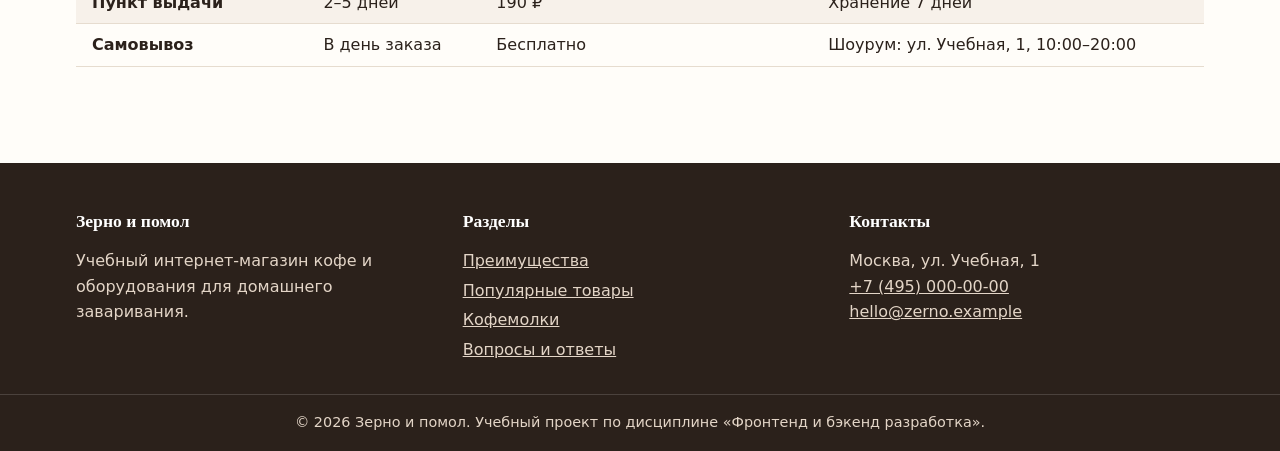
<file: order.html>
<!DOCTYPE html>
<html lang="ru">
<head>
  <meta charset="UTF-8">
  <meta name="viewport" content="width=device-width, initial-scale=1.0">
  <title>Оформление заявки — Зерно и помол</title>
  <meta name="description" content="Форма заявки на покупку кофе и оборудования: контактные данные, выбор товара, способ и условия доставки.">
  <link rel="stylesheet" href="css/style.css">
  <script src="js/main.js" defer></script>
</head>
<body>
  <a class="skip-link" href="#main">Перейти к основному содержимому</a>

  <header class="site-header" id="top">
    <div class="site-header__inner">
      <a class="site-header__logo" href="index.html">
        <svg class="site-header__logo-icon" viewBox="0 0 32 32" aria-hidden="true" focusable="false">
          <ellipse cx="16" cy="16" rx="11" ry="14" transform="rotate(30 16 16)" fill="currentColor"/>
          <path d="M10 25c6-4 6-14 12-18" fill="none" stroke="#fffdf9" stroke-width="2.5" stroke-linecap="round"/>
        </svg>
        Зерно и помол
      </a>
      <nav class="site-nav" aria-label="Основная навигация">
        <ul class="site-nav__list">
          <li class="site-nav__item"><a class="site-nav__link" href="index.html">Главная</a></li>
          <li class="site-nav__item"><a class="site-nav__link" href="catalog.html">Каталог</a></li>
          <li class="site-nav__item"><a class="site-nav__link site-nav__link--active" href="order.html" aria-current="page">Заявка</a></li>
          <li class="site-nav__item"><a class="site-nav__link" href="contacts.html">Контакты</a></li>
        </ul>
      </nav>
      <a class="site-header__phone" href="tel:+74950000000">+7 (495) 000-00-00</a>
    </div>
  </header>

  <main class="page" id="main" tabindex="-1">
    <nav class="breadcrumbs" aria-label="Хлебные крошки">
      <ol class="breadcrumbs__list">
        <li class="breadcrumbs__item"><a class="breadcrumbs__link" href="index.html">Главная</a></li>
        <li class="breadcrumbs__item"><span aria-current="page">Оформление заявки</span></li>
      </ol>
    </nav>

    <h1 class="page__title">Оформление заявки</h1>
    <p class="page__lead">
      Заполните форму — менеджер перезвонит, подтвердит наличие и согласует доставку.
      Оплата при получении, предоплата не нужна.
    </p>

    <div class="order">
      <section aria-labelledby="order-form-title">
        <h2 class="visually-hidden" id="order-form-title">Форма заявки</h2>
        <form class="form" id="order-form" action="#" method="post" novalidate data-validate data-success="order-success">
          <p class="form__note">Поля, отмеченные <span class="form__required">*</span>, обязательны для заполнения.</p>

          <fieldset class="form__group">
            <legend class="form__legend">Контактные данные</legend>

            <div class="form__field">
              <label class="form__label" for="order-name">Имя <span class="form__required" aria-hidden="true">*</span></label>
              <input class="form__input" id="order-name" name="name" type="text" minlength="2" autocomplete="name" placeholder="Иван Иванов" required>
            </div>

            <div class="form__row">
              <div class="form__field">
                <label class="form__label" for="order-email">E-mail <span class="form__required" aria-hidden="true">*</span></label>
                <input class="form__input" id="order-email" name="email" type="email" autocomplete="email" placeholder="example@mail.ru" required>
              </div>

              <div class="form__field">
                <label class="form__label" for="order-phone">Телефон <span class="form__required" aria-hidden="true">*</span></label>
                <input class="form__input" id="order-phone" name="phone" type="tel" inputmode="tel" autocomplete="tel"
                  placeholder="+7 (900) 000-00-00" pattern="^\+7 \(\d{3}\) \d{3}-\d{2}-\d{2}$" aria-describedby="order-phone-hint" required>
                <small class="form__hint" id="order-phone-hint">Формат: +7 (900) 000-00-00</small>
              </div>
            </div>
          </fieldset>

          <fieldset class="form__group">
            <legend class="form__legend">Заказ</legend>

            <div class="form__row">
              <div class="form__field">
                <label class="form__label" for="order-product">Товар или тема заявки <span class="form__required" aria-hidden="true">*</span></label>
                <select class="form__input" id="order-product" name="product" required>
                  <option value="">Выберите товар</option>
                  <optgroup label="Товары">
              <option value="Эфиопия Иргачеффе">Эфиопия Иргачеффе</option>
              <option value="Колумбия Супремо">Колумбия Супремо</option>
              <option value="Бразилия Сантос">Бразилия Сантос</option>
              <option value="Ручная кофемолка «Жернов»">Ручная кофемолка «Жернов»</option>
              <option value="Электрическая кофемолка «Помол-2»">Электрическая кофемолка «Помол-2»</option>
              <option value="Воронка V60, керамика">Воронка V60, керамика</option>
              <option value="Весы с таймером «Точность»">Весы с таймером «Точность»</option>
              <option value="Чайник с гусиным носиком">Чайник с гусиным носиком</option>
                  </optgroup>
                  <optgroup label="Другое">
                    <option value="consultation">Консультация по выбору</option>
                  </optgroup>
                </select>
              </div>

              <div class="form__field">
                <label class="form__label" for="order-quantity">Количество</label>
                <input class="form__input" id="order-quantity" name="quantity" type="number" min="1" max="20" value="1">
              </div>
            </div>

            <fieldset class="form__group">
              <legend class="form__label">Способ получения <span class="form__required" aria-hidden="true">*</span></legend>
              <div class="form__options">
                <label class="form__option">
                  <input class="form__control" name="delivery" type="radio" value="courier" required>
                  Курьер
                </label>
                <label class="form__option">
                  <input class="form__control" name="delivery" type="radio" value="pickup-point">
                  Пункт выдачи
                </label>
                <label class="form__option">
                  <input class="form__control" name="delivery" type="radio" value="showroom">
                  Самовывоз
                </label>
              </div>
              <small class="form__hint">Сроки и стоимость — в <a href="#delivery">таблице доставки</a> ниже.</small>
            </fieldset>

            <div class="form__field">
              <label class="form__label" for="order-date">Желаемая дата получения</label>
              <input class="form__input" id="order-date" name="date" type="date">
            </div>

            <div class="form__field">
              <label class="form__label" for="order-comment">Комментарий</label>
              <textarea class="form__input form__input--textarea" id="order-comment" name="comment" rows="4" maxlength="500"
                placeholder="Например: смолоть зерно под турку" aria-describedby="order-comment-hint"></textarea>
              <small class="form__hint" id="order-comment-hint">До 500 символов.</small>
            </div>
          </fieldset>

          <div class="form__field">
            <label class="form__check">
              <input class="form__control" id="order-agreement" name="agreement" type="checkbox" required>
              Я согласен на обработку персональных данных <span class="form__required" aria-hidden="true">*</span>
            </label>
          </div>

          <div class="form__actions">
            <button class="button" type="submit">Отправить заявку</button>
            <button class="button button--secondary" type="reset">Очистить</button>
          </div>
        </form>

        <p class="notice notice--success" id="order-success" role="status" tabindex="-1" hidden>
          Заявка отправлена! Менеджер свяжется с вами в течение рабочего дня.
        </p>
      </section>

      <aside class="steps" aria-labelledby="steps-title">
        <h2 class="steps__title" id="steps-title">Как проходит заказ</h2>
        <ol class="steps__list">
          <li class="steps__item">
            <span class="steps__item-title">Заявка</span>
            Вы заполняете форму — это займёт пару минут.
          </li>
          <li class="steps__item">
            <span class="steps__item-title">Звонок</span>
            Менеджер подтверждает наличие и уточняет помол.
          </li>
          <li class="steps__item">
            <span class="steps__item-title">Доставка</span>
            Обжариваем, мелем и отправляем выбранным способом.
          </li>
        </ol>
      </aside>
    </div>

    <section class="section" id="delivery" aria-labelledby="delivery-title">
      <h2 class="section__title" id="delivery-title">Доставка и получение</h2>
      <div class="table-wrapper">
        <table class="table">
          <caption class="table__caption">Условия доставки</caption>
          <thead>
            <tr>
              <th scope="col">Способ</th>
              <th scope="col">Срок</th>
              <th scope="col">Стоимость</th>
              <th scope="col">Особенности</th>
            </tr>
          </thead>
          <tbody>
            <tr>
              <th scope="row">Курьер по Москве</th>
              <td>1–2 дня</td>
              <td>350 ₽, от 5 000 ₽ — бесплатно</td>
              <td>Интервал доставки 3 часа</td>
            </tr>
            <tr>
              <th scope="row">Пункт выдачи</th>
              <td>2–5 дней</td>
              <td>190 ₽</td>
              <td>Хранение 7 дней</td>
            </tr>
            <tr>
              <th scope="row">Самовывоз</th>
              <td>В день заказа</td>
              <td>Бесплатно</td>
              <td>Шоурум: ул. Учебная, 1, 10:00–20:00</td>
            </tr>
          </tbody>
        </table>
      </div>
    </section>
  </main>

  <footer class="site-footer" id="contacts">
    <div class="site-footer__inner">
      <div class="site-footer__column">
        <h2 class="site-footer__title">Зерно и помол</h2>
        <p class="site-footer__text">Учебный интернет-магазин кофе и оборудования для домашнего заваривания.</p>
      </div>
      <nav class="site-footer__column" aria-label="Разделы сайта">
        <h2 class="site-footer__title">Разделы</h2>
        <ul class="site-footer__list">
          <li><a class="site-footer__link" href="index.html#advantages">Преимущества</a></li>
          <li><a class="site-footer__link" href="index.html#popular">Популярные товары</a></li>
          <li><a class="site-footer__link" href="catalog.html#grinders">Кофемолки</a></li>
          <li><a class="site-footer__link" href="contacts.html#faq">Вопросы и ответы</a></li>
        </ul>
      </nav>
      <div class="site-footer__column">
        <h2 class="site-footer__title">Контакты</h2>
        <address class="site-footer__address">
          Москва, ул. Учебная, 1<br>
          <a class="site-footer__link" href="tel:+74950000000">+7 (495) 000-00-00</a><br>
          <a class="site-footer__link" href="mailto:hello@zerno.example">hello@zerno.example</a>
        </address>
      </div>
    </div>
    <p class="site-footer__bottom">&copy; 2026 Зерно и помол. Учебный проект по дисциплине «Фронтенд и бэкенд разработка».</p>
  </footer>

  <a class="to-top" href="#top" aria-label="Наверх">↑</a>
</body>
</html>
</file>
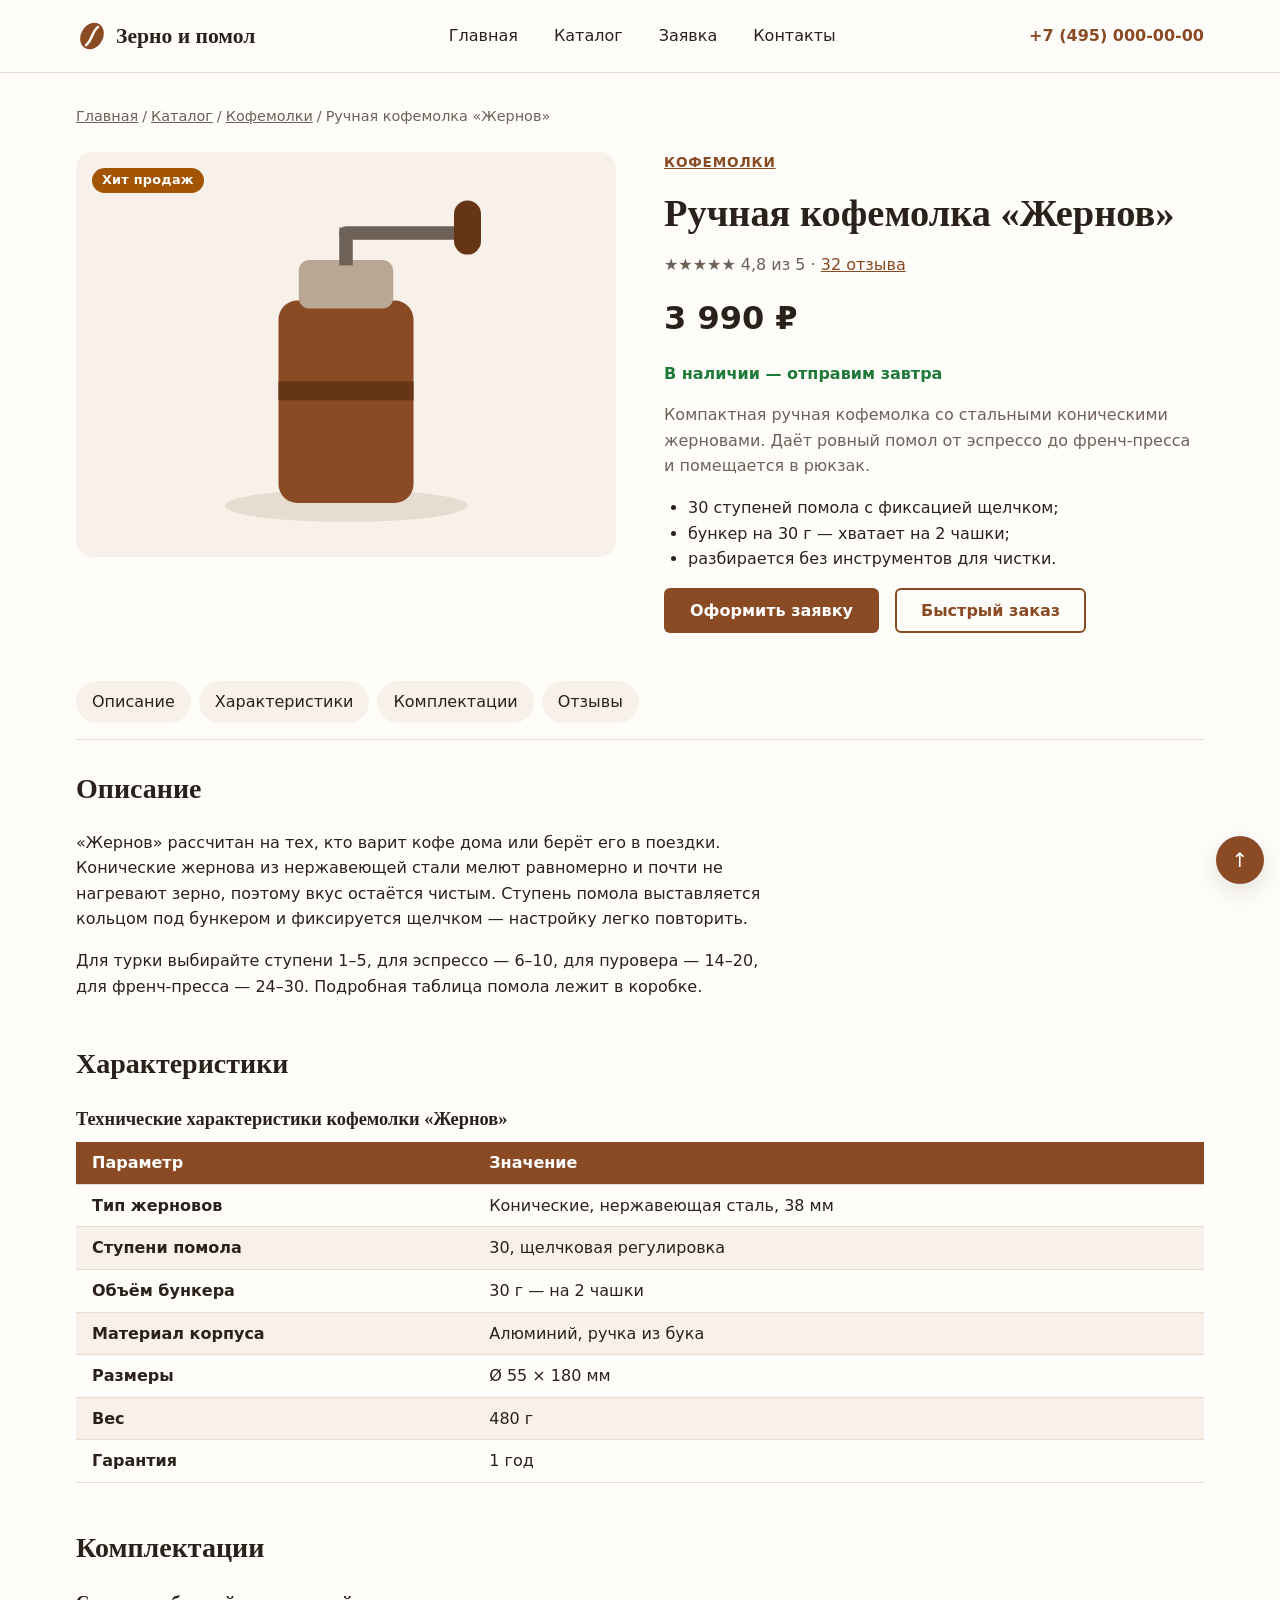
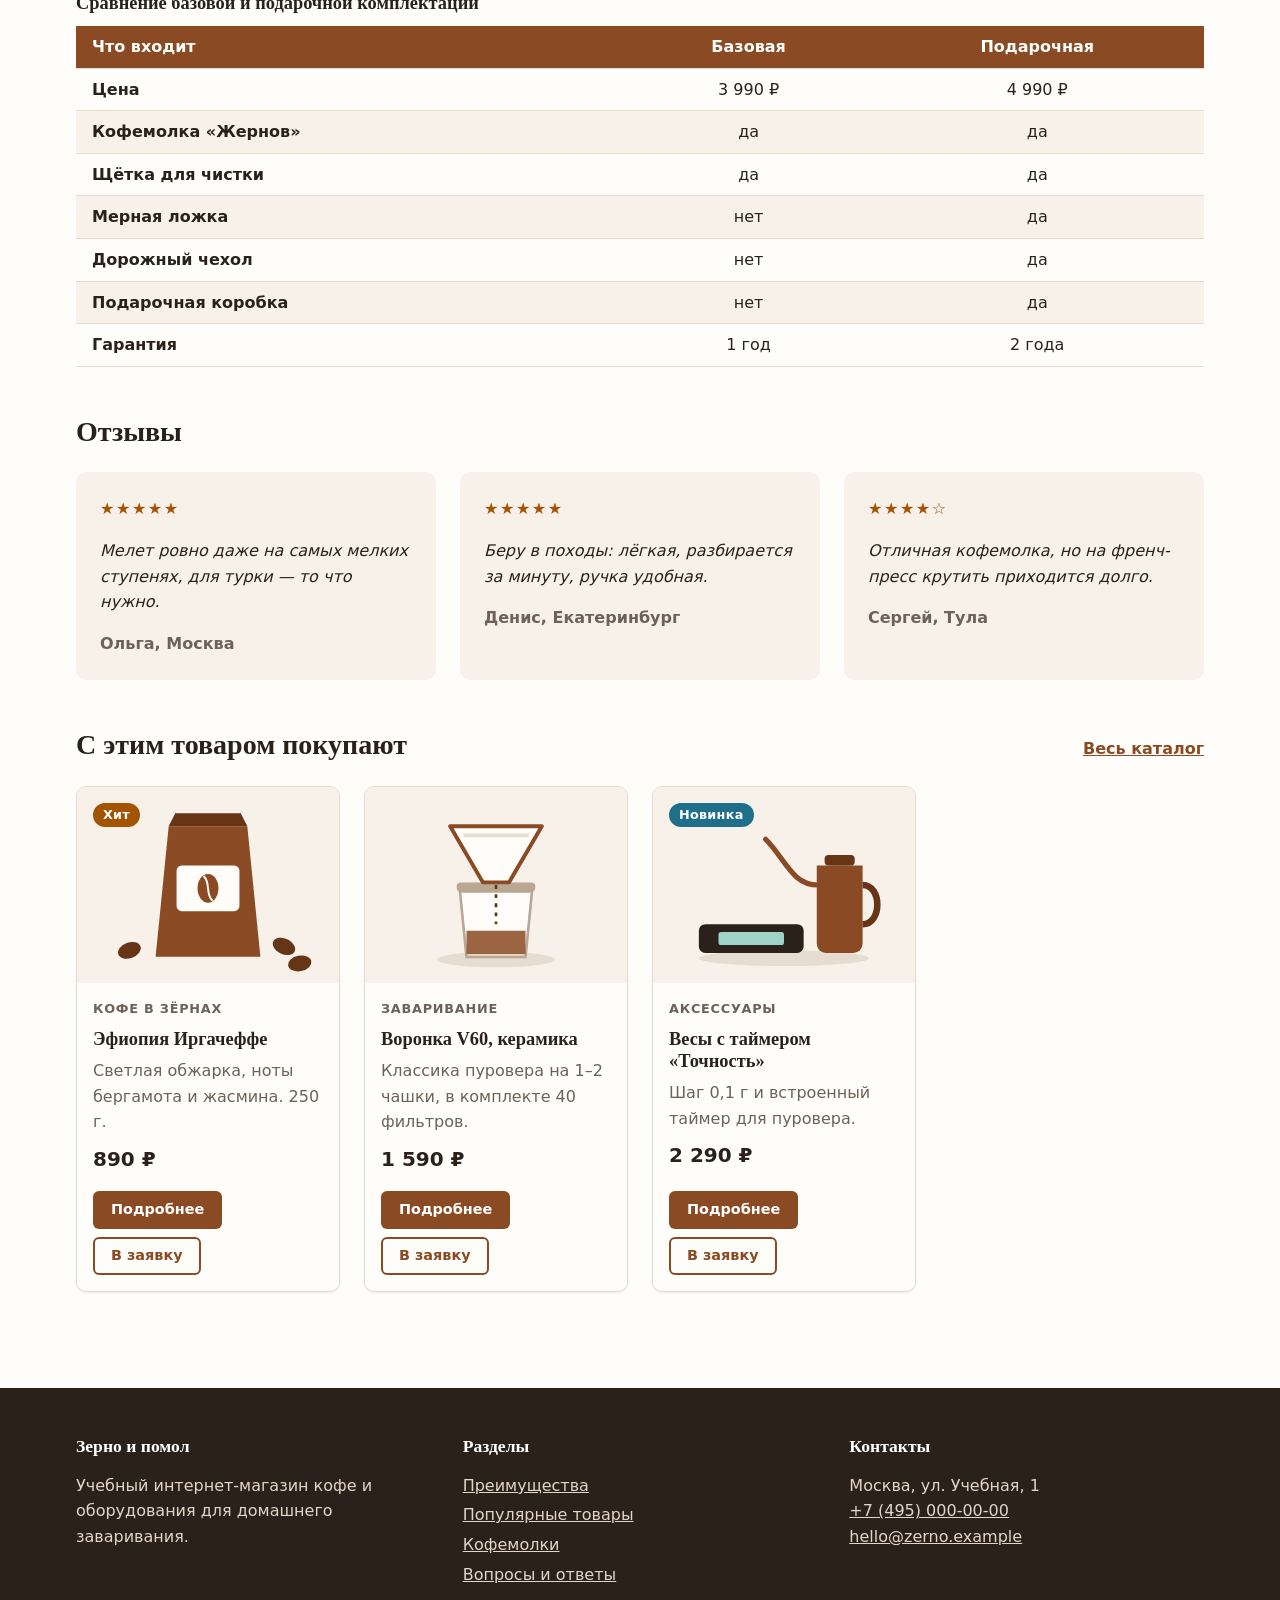
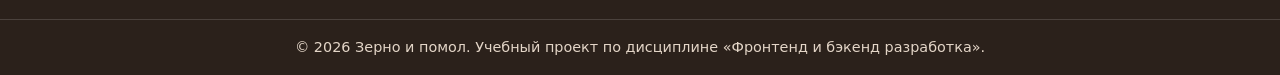
<file: product.html>
<!DOCTYPE html>
<html lang="ru">
<head>
  <meta charset="UTF-8">
  <meta name="viewport" content="width=device-width, initial-scale=1.0">
  <title>Ручная кофемолка «Жернов» — Зерно и помол</title>
  <meta name="description" content="Ручная кофемолка «Жернов» со стальными коническими жерновами: характеристики, комплектации, отзывы и цена.">
  <link rel="stylesheet" href="css/style.css">
  <script src="js/main.js" defer></script>
</head>
<body>
  <a class="skip-link" href="#main">Перейти к основному содержимому</a>

  <header class="site-header" id="top">
    <div class="site-header__inner">
      <a class="site-header__logo" href="index.html">
        <svg class="site-header__logo-icon" viewBox="0 0 32 32" aria-hidden="true" focusable="false">
          <ellipse cx="16" cy="16" rx="11" ry="14" transform="rotate(30 16 16)" fill="currentColor"/>
          <path d="M10 25c6-4 6-14 12-18" fill="none" stroke="#fffdf9" stroke-width="2.5" stroke-linecap="round"/>
        </svg>
        Зерно и помол
      </a>
      <nav class="site-nav" aria-label="Основная навигация">
        <ul class="site-nav__list">
          <li class="site-nav__item"><a class="site-nav__link" href="index.html">Главная</a></li>
          <li class="site-nav__item"><a class="site-nav__link" href="catalog.html">Каталог</a></li>
          <li class="site-nav__item"><a class="site-nav__link" href="order.html">Заявка</a></li>
          <li class="site-nav__item"><a class="site-nav__link" href="contacts.html">Контакты</a></li>
        </ul>
      </nav>
      <a class="site-header__phone" href="tel:+74950000000">+7 (495) 000-00-00</a>
    </div>
  </header>

  <main class="page" id="main" tabindex="-1">
    <nav class="breadcrumbs" aria-label="Хлебные крошки">
      <ol class="breadcrumbs__list">
        <li class="breadcrumbs__item"><a class="breadcrumbs__link" href="index.html">Главная</a></li>
        <li class="breadcrumbs__item"><a class="breadcrumbs__link" href="catalog.html">Каталог</a></li>
        <li class="breadcrumbs__item"><a class="breadcrumbs__link" href="catalog.html#grinders">Кофемолки</a></li>
        <li class="breadcrumbs__item"><span aria-current="page">Ручная кофемолка «Жернов»</span></li>
      </ol>
    </nav>

    <article class="product" aria-labelledby="product-title">
      <div class="product__gallery">
        <span class="badge badge--hit product__badge">Хит продаж</span>
        <img class="product__image" src="images/grinder.svg" alt="Ручная кофемолка «Жернов»: коричневый корпус, стальной бункер и рукоятка с деревянной ручкой" width="400" height="300">
      </div>

      <div class="product__info">
        <p class="product__category"><a href="catalog.html#grinders">Кофемолки</a></p>
        <h1 class="product__title" id="product-title">Ручная кофемолка «Жернов»</h1>
        <p class="product__rating"><span aria-hidden="true">★★★★★</span> 4,8 из 5 · <a href="#reviews">32 отзыва</a></p>
        <p class="product__price">3 990 ₽</p>
        <p class="product__stock product__stock--available">В наличии — отправим завтра</p>
        <p class="product__description">
          Компактная ручная кофемолка со стальными коническими жерновами.
          Даёт ровный помол от эспрессо до френч-пресса и помещается в рюкзак.
        </p>
        <ul class="product__features">
          <li>30 ступеней помола с фиксацией щелчком;</li>
          <li>бункер на 30 г — хватает на 2 чашки;</li>
          <li>разбирается без инструментов для чистки.</li>
        </ul>
        <div class="product__actions">
          <a class="button" href="order.html">Оформить заявку</a>
          <button class="button button--secondary" type="button" data-dialog-open="quick-order-dialog" data-product="Ручная кофемолка «Жернов»">
            Быстрый заказ
          </button>
        </div>
        <p class="notice notice--success" id="quick-order-success" role="status" tabindex="-1" hidden>
          Заявка на быстрый заказ принята! Перезвоним в течение 15 минут в рабочее время.
        </p>
      </div>
    </article>

    <nav class="page-tabs" aria-label="Разделы страницы товара">
      <ul class="page-tabs__list">
        <li><a class="page-tabs__link" href="#description">Описание</a></li>
        <li><a class="page-tabs__link" href="#specs">Характеристики</a></li>
        <li><a class="page-tabs__link" href="#compare">Комплектации</a></li>
        <li><a class="page-tabs__link" href="#reviews">Отзывы</a></li>
      </ul>
    </nav>

    <section class="section" id="description" aria-labelledby="description-title">
      <h2 class="section__title" id="description-title">Описание</h2>
      <p class="section__text">
        «Жернов» рассчитан на тех, кто варит кофе дома или берёт его в поездки.
        Конические жернова из нержавеющей стали мелют равномерно и почти не нагревают зерно,
        поэтому вкус остаётся чистым. Ступень помола выставляется кольцом под бункером
        и фиксируется щелчком — настройку легко повторить.
      </p>
      <p class="section__text">
        Для турки выбирайте ступени 1–5, для эспрессо — 6–10, для пуровера — 14–20,
        для френч-пресса — 24–30. Подробная таблица помола лежит в коробке.
      </p>
    </section>

    <section class="section" id="specs" aria-labelledby="specs-title">
      <h2 class="section__title" id="specs-title">Характеристики</h2>
      <div class="table-wrapper">
        <table class="table">
          <caption class="table__caption">Технические характеристики кофемолки «Жернов»</caption>
          <thead>
            <tr>
              <th scope="col">Параметр</th>
              <th scope="col">Значение</th>
            </tr>
          </thead>
          <tbody>
              <tr>
                <th scope="row">Тип жерновов</th>
                <td>Конические, нержавеющая сталь, 38 мм</td>
              </tr>
              <tr>
                <th scope="row">Ступени помола</th>
                <td>30, щелчковая регулировка</td>
              </tr>
              <tr>
                <th scope="row">Объём бункера</th>
                <td>30 г — на 2 чашки</td>
              </tr>
              <tr>
                <th scope="row">Материал корпуса</th>
                <td>Алюминий, ручка из бука</td>
              </tr>
              <tr>
                <th scope="row">Размеры</th>
                <td>Ø 55 × 180 мм</td>
              </tr>
              <tr>
                <th scope="row">Вес</th>
                <td>480 г</td>
              </tr>
              <tr>
                <th scope="row">Гарантия</th>
                <td>1 год</td>
              </tr>
          </tbody>
        </table>
      </div>
    </section>

    <section class="section" id="compare" aria-labelledby="compare-title">
      <h2 class="section__title" id="compare-title">Комплектации</h2>
      <div class="table-wrapper">
        <table class="table table--compare">
          <caption class="table__caption">Сравнение базовой и подарочной комплектации</caption>
          <thead>
            <tr>
              <th scope="col">Что входит</th>
              <th scope="col">Базовая</th>
              <th scope="col">Подарочная</th>
            </tr>
          </thead>
          <tbody>
              <tr>
                <th scope="row">Цена</th>
                <td>3 990 ₽</td>
                <td>4 990 ₽</td>
              </tr>
              <tr>
                <th scope="row">Кофемолка «Жернов»</th>
                <td>да</td>
                <td>да</td>
              </tr>
              <tr>
                <th scope="row">Щётка для чистки</th>
                <td>да</td>
                <td>да</td>
              </tr>
              <tr>
                <th scope="row">Мерная ложка</th>
                <td>нет</td>
                <td>да</td>
              </tr>
              <tr>
                <th scope="row">Дорожный чехол</th>
                <td>нет</td>
                <td>да</td>
              </tr>
              <tr>
                <th scope="row">Подарочная коробка</th>
                <td>нет</td>
                <td>да</td>
              </tr>
              <tr>
                <th scope="row">Гарантия</th>
                <td>1 год</td>
                <td>2 года</td>
              </tr>
          </tbody>
        </table>
      </div>
    </section>

    <section class="section" id="reviews" aria-labelledby="reviews-title">
      <h2 class="section__title" id="reviews-title">Отзывы</h2>
      <div class="reviews">
        <figure class="review">
          <p class="review__rating"><span aria-hidden="true">★★★★★</span><span class="visually-hidden">Оценка 5 из 5</span></p>
          <blockquote class="review__text">
            <p>Мелет ровно даже на самых мелких ступенях, для турки — то что нужно.</p>
          </blockquote>
          <figcaption class="review__author">Ольга, Москва</figcaption>
        </figure>
        <figure class="review">
          <p class="review__rating"><span aria-hidden="true">★★★★★</span><span class="visually-hidden">Оценка 5 из 5</span></p>
          <blockquote class="review__text">
            <p>Беру в походы: лёгкая, разбирается за минуту, ручка удобная.</p>
          </blockquote>
          <figcaption class="review__author">Денис, Екатеринбург</figcaption>
        </figure>
        <figure class="review">
          <p class="review__rating"><span aria-hidden="true">★★★★☆</span><span class="visually-hidden">Оценка 4 из 5</span></p>
          <blockquote class="review__text">
            <p>Отличная кофемолка, но на френч-пресс крутить приходится долго.</p>
          </blockquote>
          <figcaption class="review__author">Сергей, Тула</figcaption>
        </figure>
      </div>
    </section>

    <section class="section" id="related" aria-labelledby="related-title">
      <div class="section__header">
        <h2 class="section__title" id="related-title">С этим товаром покупают</h2>
        <a class="section__link" href="catalog.html">Весь каталог</a>
      </div>
      <div class="product-grid">
        <article class="product-card" data-category="beans">
          <span class="badge badge--hit product-card__badge">Хит</span>
          <img class="product-card__image" src="images/beans.svg" alt="" width="400" height="300" loading="lazy">
          <div class="product-card__body">
            <p class="product-card__category">Кофе в зёрнах</p>
            <h3 class="product-card__title">Эфиопия Иргачеффе</h3>
            <p class="product-card__description">Светлая обжарка, ноты бергамота и жасмина. 250 г.</p>
            <p class="product-card__price">890 ₽</p>
            <div class="product-card__actions">
              <a class="button button--small product-card__button" href="product.html">Подробнее</a>
              <a class="button button--small button--secondary" href="order.html">В заявку</a>
            </div>
          </div>
        </article>

        <article class="product-card" data-category="brewers">
          <img class="product-card__image" src="images/brewer.svg" alt="" width="400" height="300" loading="lazy">
          <div class="product-card__body">
            <p class="product-card__category">Заваривание</p>
            <h3 class="product-card__title">Воронка V60, керамика</h3>
            <p class="product-card__description">Классика пуровера на 1–2 чашки, в комплекте 40 фильтров.</p>
            <p class="product-card__price">1 590 ₽</p>
            <div class="product-card__actions">
              <a class="button button--small product-card__button" href="product.html">Подробнее</a>
              <a class="button button--small button--secondary" href="order.html">В заявку</a>
            </div>
          </div>
        </article>

        <article class="product-card" data-category="accessories">
          <span class="badge badge--new product-card__badge">Новинка</span>
          <img class="product-card__image" src="images/accessory.svg" alt="" width="400" height="300" loading="lazy">
          <div class="product-card__body">
            <p class="product-card__category">Аксессуары</p>
            <h3 class="product-card__title">Весы с таймером «Точность»</h3>
            <p class="product-card__description">Шаг 0,1 г и встроенный таймер для пуровера.</p>
            <p class="product-card__price">2 290 ₽</p>
            <div class="product-card__actions">
              <a class="button button--small product-card__button" href="product.html">Подробнее</a>
              <a class="button button--small button--secondary" href="order.html">В заявку</a>
            </div>
          </div>
        </article>
      </div>
    </section>
  </main>

  <dialog class="dialog" id="quick-order-dialog" aria-labelledby="quick-order-title">
    <div class="dialog__body">
      <div class="dialog__header">
        <h2 class="dialog__title" id="quick-order-title">Быстрый заказ</h2>
        <button class="dialog__close" type="button" data-dialog-close aria-label="Закрыть окно">×</button>
      </div>
      <p class="dialog__text">Оставьте имя и телефон — перезвоним и уточним детали заказа.</p>

      <form class="form form--plain" id="quick-order-form" action="#" method="post" novalidate data-validate data-success="quick-order-success">
        <input id="quick-order-product" name="product" type="hidden">

        <div class="form__field">
          <label class="form__label" for="quick-name">Имя <span class="form__required" aria-hidden="true">*</span></label>
          <input class="form__input" id="quick-name" name="name" type="text" minlength="2" autocomplete="given-name" placeholder="Как к вам обращаться" required>
        </div>

        <div class="form__field">
          <label class="form__label" for="quick-phone">Телефон <span class="form__required" aria-hidden="true">*</span></label>
          <input class="form__input" id="quick-phone" name="phone" type="tel" inputmode="tel" autocomplete="tel"
            placeholder="+7 (900) 000-00-00" pattern="^\+7 \(\d{3}\) \d{3}-\d{2}-\d{2}$" aria-describedby="quick-phone-hint" required>
          <small class="form__hint" id="quick-phone-hint">Формат: +7 (900) 000-00-00</small>
        </div>

        <div class="form__field">
          <label class="form__check">
            <input class="form__control" id="quick-agreement" name="agreement" type="checkbox" required>
            Я согласен на обработку персональных данных
          </label>
        </div>

        <div class="form__actions">
          <button class="button" type="submit">Отправить</button>
          <button class="button button--secondary" type="button" data-dialog-close>Отмена</button>
        </div>
      </form>
    </div>
  </dialog>

  <footer class="site-footer" id="contacts">
    <div class="site-footer__inner">
      <div class="site-footer__column">
        <h2 class="site-footer__title">Зерно и помол</h2>
        <p class="site-footer__text">Учебный интернет-магазин кофе и оборудования для домашнего заваривания.</p>
      </div>
      <nav class="site-footer__column" aria-label="Разделы сайта">
        <h2 class="site-footer__title">Разделы</h2>
        <ul class="site-footer__list">
          <li><a class="site-footer__link" href="index.html#advantages">Преимущества</a></li>
          <li><a class="site-footer__link" href="index.html#popular">Популярные товары</a></li>
          <li><a class="site-footer__link" href="catalog.html#grinders">Кофемолки</a></li>
          <li><a class="site-footer__link" href="contacts.html#faq">Вопросы и ответы</a></li>
        </ul>
      </nav>
      <div class="site-footer__column">
        <h2 class="site-footer__title">Контакты</h2>
        <address class="site-footer__address">
          Москва, ул. Учебная, 1<br>
          <a class="site-footer__link" href="tel:+74950000000">+7 (495) 000-00-00</a><br>
          <a class="site-footer__link" href="mailto:hello@zerno.example">hello@zerno.example</a>
        </address>
      </div>
    </div>
    <p class="site-footer__bottom">&copy; 2026 Зерно и помол. Учебный проект по дисциплине «Фронтенд и бэкенд разработка».</p>
  </footer>

  <a class="to-top" href="#top" aria-label="Наверх">↑</a>
</body>
</html>
</file>
<file: css/style.css>
/* ===============================
   1. Переменные проекта
   =============================== */

:root {
  /* Цвета: кофейная палитра проекта «Зерно и помол» */
  --color-bg: #fffdf9;
  --color-text: #2b211b;
  --color-muted: #6d6158;
  --color-primary: #8a4b24;
  --color-primary-dark: #653516;
  --color-primary-light: #f3e4d6;
  --color-border: #e6dccf;
  --color-input-border: #948373;
  --color-surface: #f7f1ea;
  --color-surface-accent: #efe3d3;
  --color-footer: #2b211b;
  --color-footer-text: #e3d5c7;
  --color-danger: #b00020;
  --color-success: #1f7a3a;
  --color-success-bg: #edf7ef;
  --color-hit: #a35400;
  --color-new: #1f6f8b;
  --color-focus: #1f6f8b;
  --color-focus-on-dark: #f2c14e;
  --color-white: #ffffff;
  --color-backdrop: rgba(43, 33, 27, 0.6);

  /* Шрифты */
  --font-base: system-ui, -apple-system, "Segoe UI", Roboto, Arial, sans-serif;
  --font-accent: Georgia, "Times New Roman", serif;

  /* Отступы */
  --space-xs: 4px;
  --space-sm: 8px;
  --space-md: 16px;
  --space-lg: 24px;
  --space-xl: 32px;
  --space-2xl: 48px;

  /* Скругления */
  --radius-sm: 6px;
  --radius-md: 10px;
  --radius-lg: 16px;
  --radius-round: 999px;

  /* Тени */
  --shadow-sm: 0 1px 2px rgba(43, 33, 27, 0.08);
  --shadow-md: 0 8px 24px rgba(43, 33, 27, 0.12);

  /* Размеры */
  --container-width: 1160px;
  --header-height: 72px;
  --focus-ring: 3px solid var(--color-focus);

  /* Слои: чем больше z-index, тем выше элемент */
  --z-sticky: 10;
  --z-to-top: 90;
  --z-header: 100;
  --z-skip-link: 200;
}

/* ===============================
   2. Базовые стили
   =============================== */

*,
*::before,
*::after {
  box-sizing: border-box;
}

/*
  Плавная прокрутка к якорям. scroll-padding-top не даёт
  липкой шапке закрыть заголовок раздела после перехода по якорю.
*/
html {
  scroll-behavior: smooth;
  scroll-padding-top: calc(var(--header-height) + var(--space-md));
}

body {
  margin: 0;
  font-family: var(--font-base);
  line-height: 1.6;
  color: var(--color-text);
  background-color: var(--color-bg);
}

img {
  display: block;
  max-width: 100%;
  height: auto;
}

h1,
h2,
h3 {
  font-family: var(--font-accent);
  line-height: 1.2;
}

a {
  color: var(--color-primary);
}

a:hover {
  color: var(--color-primary-dark);
}

/* Видимый фокус для навигации с клавиатуры. */
a:focus-visible,
button:focus-visible,
input:focus-visible,
select:focus-visible,
textarea:focus-visible,
summary:focus-visible {
  outline: var(--focus-ring);
  outline-offset: 3px;
}

/* main получает фокус программно (skip-link), рамка там не нужна. */
main:focus {
  outline: none;
}

/* Текст только для программ экранного доступа. */
.visually-hidden {
  position: absolute;
  width: 1px;
  height: 1px;
  margin: -1px;
  padding: 0;
  overflow: hidden;
  clip: rect(0 0 0 0);
  white-space: nowrap;
  border: 0;
}

/* Ссылка «Перейти к содержимому»: видна только при фокусе с клавиатуры. */
.skip-link {
  position: absolute;
  top: calc(-1 * var(--space-2xl));
  left: var(--space-md);
  z-index: var(--z-skip-link);
  padding: var(--space-sm) var(--space-md);
  color: var(--color-white);
  background-color: var(--color-primary-dark);
  border-radius: var(--radius-sm);
}

.skip-link:focus {
  top: var(--space-sm);
  color: var(--color-white);
}

/* ===============================
   3. Общие элементы интерфейса
   =============================== */

/* --- Кнопка (блок button) --- */

.button {
  display: inline-flex;
  align-items: center;
  justify-content: center;
  min-height: 44px;
  padding: var(--space-sm) var(--space-lg);
  color: var(--color-white);
  background-color: var(--color-primary);
  border: 2px solid transparent;
  border-radius: var(--radius-sm);
  font: inherit;
  font-weight: 600;
  text-decoration: none;
  cursor: pointer;
  transition: background-color 0.2s, color 0.2s, border-color 0.2s;
}

.button:hover {
  color: var(--color-white);
  background-color: var(--color-primary-dark);
}

.button:active {
  transform: translateY(1px);
}

/* Контурная кнопка для тёмного фона (промо-блок). */
.button--ghost {
  color: var(--color-white);
  background-color: transparent;
  border-color: var(--color-white);
}

.button--ghost:hover {
  color: var(--color-primary-dark);
  background-color: var(--color-white);
}

.button:focus-visible {
  outline: var(--focus-ring);
  outline-offset: 3px;
}

.button--secondary {
  color: var(--color-primary);
  background-color: transparent;
  border-color: var(--color-primary);
}

.button--secondary:hover {
  color: var(--color-white);
  background-color: var(--color-primary);
}

.button--light {
  color: var(--color-primary-dark);
  background-color: var(--color-white);
}

.button--light:hover {
  color: var(--color-primary-dark);
  background-color: var(--color-primary-light);
}

.button--small {
  min-height: 38px;
  padding: var(--space-xs) var(--space-md);
  font-size: 0.9rem;
}

/* Недоступная кнопка: приглушена и не реагирует на наведение. */
button:disabled,
.button--disabled {
  opacity: 0.6;
  cursor: not-allowed;
}

.button:disabled:hover,
.button:disabled:active {
  color: var(--color-white);
  background-color: var(--color-primary);
  transform: none;
}

/* --- Бейдж (Хит / Новинка / Скидка) --- */

.badge {
  display: inline-block;
  padding: 2px 10px;
  font-size: 0.8rem;
  font-weight: 700;
  letter-spacing: 0.02em;
  color: var(--color-white);
  background-color: var(--color-primary);
  border-radius: var(--radius-round);
}

.badge--hit {
  background-color: var(--color-hit);
}

.badge--new {
  background-color: var(--color-new);
}

.badge--sale {
  background-color: var(--color-danger);
}

.badge--muted {
  background-color: var(--color-muted);
}

/* --- Уведомление --- */

.notice {
  margin: var(--space-md) 0 0;
  padding: var(--space-md);
  background-color: var(--color-surface);
  border-left: 4px solid var(--color-primary);
  border-radius: 0 var(--radius-sm) var(--radius-sm) 0;
}

.notice--success {
  background-color: var(--color-success-bg);
  border-left-color: var(--color-success);
}

.notice:focus {
  outline: none;
}

/* --- Хлебные крошки --- */

.breadcrumbs__list {
  display: flex;
  flex-wrap: wrap;
  gap: var(--space-xs);
  margin: 0 0 var(--space-lg);
  padding: 0;
  list-style: none;
  font-size: 0.9rem;
  color: var(--color-muted);
}

.breadcrumbs__item:not(:last-child)::after {
  content: "/";
  margin-left: var(--space-xs);
}

.breadcrumbs__link {
  color: var(--color-muted);
}

.breadcrumbs__link:hover {
  color: var(--color-primary);
}

/* --- Таблица --- */

.table-wrapper {
  margin-bottom: var(--space-lg);
  overflow-x: auto;
}

.table {
  width: 100%;
  border-collapse: collapse;
  background-color: var(--color-bg);
}

.table__caption {
  padding-bottom: var(--space-sm);
  font-family: var(--font-accent);
  font-size: 1.15rem;
  font-weight: 700;
  text-align: left;
}

.table th,
.table td {
  padding: var(--space-sm) var(--space-md);
  text-align: left;
  vertical-align: top;
  border-bottom: 1px solid var(--color-border);
}

.table thead th {
  color: var(--color-white);
  background-color: var(--color-primary);
}

.table tbody th {
  font-weight: 600;
}

.table tbody tr:nth-child(even) {
  background-color: var(--color-surface);
}

.table tbody tr:hover {
  background-color: var(--color-primary-light);
}

.table--compare td,
.table--compare thead th:not(:first-child) {
  text-align: center;
}

/* ===============================
   4. Каркас страницы: шапка, навигация, подвал
   =============================== */

.page {
  display: block;
  max-width: var(--container-width);
  margin: 0 auto;
  padding: var(--space-xl) var(--space-md) var(--space-2xl);
}

.page__title {
  margin: 0 0 var(--space-sm);
  font-size: clamp(1.8rem, 4vw, 2.5rem);
}

.page__lead {
  max-width: 70ch;
  margin: 0 0 var(--space-xl);
  color: var(--color-muted);
}

.section {
  margin-bottom: var(--space-2xl);
}

.section__header {
  display: flex;
  flex-wrap: wrap;
  align-items: baseline;
  justify-content: space-between;
  gap: var(--space-md);
  margin-bottom: var(--space-lg);
}

.section__title {
  margin: 0 0 var(--space-lg);
  font-size: 1.75rem;
}

.section__header .section__title {
  margin-bottom: 0;
}

.section__text {
  max-width: 70ch;
  margin: 0 0 var(--space-md);
}

.section__link {
  font-weight: 600;
}

/* --- Шапка: липкая, остаётся сверху при прокрутке --- */

.site-header {
  position: sticky;
  top: 0;
  z-index: var(--z-header);
  background-color: rgba(255, 253, 249, 0.96);
  border-bottom: 1px solid var(--color-border);
}

.site-header__inner {
  display: flex;
  flex-wrap: wrap;
  align-items: center;
  justify-content: space-between;
  gap: var(--space-sm) var(--space-lg);
  max-width: var(--container-width);
  min-height: var(--header-height);
  margin: 0 auto;
  padding: var(--space-sm) var(--space-md);
}

.site-header__logo {
  display: inline-flex;
  align-items: center;
  gap: var(--space-sm);
  font-family: var(--font-accent);
  font-size: 1.35rem;
  font-weight: 700;
  color: var(--color-text);
  text-decoration: none;
}

.site-header__logo:hover {
  color: var(--color-primary);
}

.site-header__logo-icon {
  flex-shrink: 0;
  width: 32px;
  height: 32px;
  color: var(--color-primary);
}

.site-header__phone {
  font-weight: 600;
  text-decoration: none;
  white-space: nowrap;
}

/* --- Основная навигация --- */

.site-nav__list {
  display: flex;
  flex-wrap: wrap;
  gap: var(--space-xs);
  margin: 0;
  padding: 0;
  list-style: none;
}

.site-nav__link {
  display: block;
  padding: var(--space-sm) var(--space-md);
  font-weight: 500;
  color: var(--color-text);
  text-decoration: none;
  border-radius: var(--radius-round);
  transition: background-color 0.2s, color 0.2s;
}

.site-nav__link:hover {
  color: var(--color-primary-dark);
  background-color: var(--color-surface);
}

.site-nav__link--active,
.site-nav__link--active:hover {
  color: var(--color-white);
  background-color: var(--color-primary);
}

/* --- Подвал --- */

.site-footer {
  color: var(--color-footer-text);
  background-color: var(--color-footer);
}

.site-footer__inner {
  display: grid;
  grid-template-columns: repeat(auto-fit, minmax(220px, 1fr));
  gap: var(--space-xl);
  max-width: var(--container-width);
  margin: 0 auto;
  padding: var(--space-2xl) var(--space-md) var(--space-xl);
}

.site-footer__title {
  margin: 0 0 var(--space-md);
  font-size: 1.1rem;
  color: var(--color-white);
}

.site-footer__text {
  margin: 0;
}

.site-footer__list {
  display: grid;
  gap: var(--space-xs);
  margin: 0;
  padding: 0;
  list-style: none;
}

.site-footer__address {
  font-style: normal;
}

.site-footer__link {
  color: var(--color-footer-text);
}

.site-footer__link:hover {
  color: var(--color-white);
}

.site-footer__bottom {
  margin: 0;
  padding: var(--space-md);
  font-size: 0.9rem;
  text-align: center;
  border-top: 1px solid rgba(255, 255, 255, 0.15);
}

/* На тёмном фоне бирюзовая рамка фокуса плохо видна — меняем цвет. */
.site-footer :focus-visible,
.promo :focus-visible {
  outline-color: var(--color-focus-on-dark);
}

/* --- Кнопка «Наверх»: зафиксирована в углу окна --- */

.to-top {
  position: fixed;
  right: var(--space-md);
  bottom: var(--space-md);
  z-index: var(--z-to-top);
  display: flex;
  align-items: center;
  justify-content: center;
  width: 48px;
  height: 48px;
  font-size: 1.25rem;
  color: var(--color-white);
  text-decoration: none;
  background-color: var(--color-primary);
  border-radius: 50%;
  box-shadow: var(--shadow-md);
}

.to-top:hover {
  color: var(--color-white);
  background-color: var(--color-primary-dark);
}

/* ===============================
   5. Компоненты страниц
   =============================== */

/* --- Hero-блок главной страницы --- */

.hero {
  display: grid;
  grid-template-columns: 1.1fr 0.9fr;
  align-items: center;
  gap: var(--space-xl);
  margin-bottom: var(--space-2xl);
  padding: var(--space-2xl) var(--space-xl);
  background-color: var(--color-surface-accent);
  border-radius: var(--radius-lg);
}

.hero__eyebrow {
  margin: 0 0 var(--space-sm);
  font-size: 0.85rem;
  font-weight: 700;
  letter-spacing: 0.08em;
  text-transform: uppercase;
  color: var(--color-primary);
}

.hero__title {
  margin: 0 0 var(--space-md);
  font-size: clamp(2rem, 5vw, 3rem);
}

.hero__text {
  max-width: 52ch;
  margin: 0 0 var(--space-lg);
  font-size: 1.1rem;
  color: var(--color-muted);
}

.hero__actions {
  display: flex;
  flex-wrap: wrap;
  gap: var(--space-md);
}

.hero__image {
  width: 100%;
  border-radius: var(--radius-md);
}

/* --- Преимущества --- */

.advantages {
  display: grid;
  grid-template-columns: repeat(auto-fit, minmax(220px, 1fr));
  gap: var(--space-lg);
  margin: 0;
  padding: 0;
  list-style: none;
}

.advantages__item {
  padding: var(--space-lg);
  background-color: var(--color-surface);
  border-top: 4px solid var(--color-primary);
  border-radius: var(--radius-md);
}

.advantages__title {
  margin: 0 0 var(--space-sm);
  font-size: 1.15rem;
}

.advantages__text {
  margin: 0;
  color: var(--color-muted);
}

/* --- Плитки категорий --- */

.category-list {
  display: grid;
  grid-template-columns: repeat(auto-fit, minmax(200px, 1fr));
  gap: var(--space-md);
  margin: 0;
  padding: 0;
  list-style: none;
}

.category-card {
  display: flex;
  flex-direction: column;
  gap: var(--space-xs);
  height: 100%;
  padding: var(--space-md);
  color: var(--color-text);
  text-decoration: none;
  background-color: var(--color-bg);
  border: 1px solid var(--color-border);
  border-radius: var(--radius-md);
  transition: border-color 0.2s, box-shadow 0.2s, transform 0.2s;
}

.category-card:hover {
  color: var(--color-text);
  border-color: var(--color-primary);
  box-shadow: var(--shadow-md);
  transform: translateY(-2px);
}

.category-card__image {
  margin-bottom: var(--space-sm);
  border-radius: var(--radius-sm);
}

.category-card__title {
  font-size: 1.1rem;
  font-weight: 700;
}

.category-card__count {
  font-size: 0.9rem;
  color: var(--color-muted);
}

/* --- Сетка и карточки товаров --- */

.product-grid {
  display: grid;
  grid-template-columns: repeat(auto-fill, minmax(240px, 1fr));
  gap: var(--space-lg);
}

/* relative — точка отсчёта для бейджа с position: absolute. */
.product-card {
  position: relative;
  display: flex;
  flex-direction: column;
  overflow: hidden;
  background-color: var(--color-bg);
  border: 1px solid var(--color-border);
  border-radius: var(--radius-md);
  box-shadow: var(--shadow-sm);
  transition: border-color 0.2s, box-shadow 0.2s, transform 0.2s;
}

.product-card:hover,
.product-card:focus-within {
  border-color: var(--color-primary);
  box-shadow: var(--shadow-md);
}

.product-card:hover {
  transform: translateY(-2px);
}

.product-card__badge {
  position: absolute;
  top: var(--space-md);
  left: var(--space-md);
  z-index: 1;
}

.product-card__image {
  width: 100%;
  aspect-ratio: 4 / 3;
  object-fit: cover;
  background-color: var(--color-surface);
}

.product-card__body {
  display: flex;
  flex-direction: column;
  flex-grow: 1;
  gap: var(--space-sm);
  padding: var(--space-md);
}

.product-card__category {
  margin: 0;
  font-size: 0.8rem;
  font-weight: 700;
  letter-spacing: 0.06em;
  text-transform: uppercase;
  color: var(--color-muted);
}

.product-card__title {
  margin: 0;
  font-size: 1.15rem;
}

.product-card__description {
  margin: 0;
  color: var(--color-muted);
}

.product-card__price {
  margin: 0;
  font-size: 1.25rem;
  font-weight: 700;
}

.product-card__old-price {
  margin-right: var(--space-sm);
  font-size: 1rem;
  font-weight: 400;
  color: var(--color-muted);
}

/* margin-top: auto прижимает кнопки к низу карточки одинаковой высоты. */
.product-card__actions {
  display: flex;
  flex-wrap: wrap;
  gap: var(--space-sm);
  margin-top: auto;
  padding-top: var(--space-sm);
}

/* Модификаторы карточки */

.product-card--sale .product-card__price {
  color: var(--color-danger);
}

.product-card--sold-out .product-card__image {
  opacity: 0.6;
  filter: grayscale(1);
}

.product-card--sold-out:hover {
  transform: none;
}

/* --- Отзывы --- */

.reviews {
  display: grid;
  grid-template-columns: repeat(auto-fit, minmax(260px, 1fr));
  gap: var(--space-lg);
}

.review {
  margin: 0;
  padding: var(--space-lg);
  background-color: var(--color-surface);
  border-radius: var(--radius-md);
}

.review__rating {
  margin: 0 0 var(--space-sm);
  letter-spacing: 0.1em;
  color: var(--color-hit);
}

.review__text {
  margin: 0 0 var(--space-md);
  font-style: italic;
}

.review__author {
  font-weight: 600;
  color: var(--color-muted);
}

/* --- Промо-блок (aside) --- */

.promo {
  display: flex;
  flex-wrap: wrap;
  align-items: center;
  justify-content: space-between;
  gap: var(--space-lg);
  margin-bottom: var(--space-2xl);
  padding: var(--space-xl);
  color: var(--color-primary-light);
  background-color: var(--color-primary);
  border-radius: var(--radius-lg);
}

.promo__title {
  margin: 0 0 var(--space-xs);
  font-size: 1.5rem;
  color: var(--color-white);
}

.promo__text {
  margin: 0;
}

.promo__actions {
  display: flex;
  flex-wrap: wrap;
  gap: var(--space-md);
}

/* --- Каталог --- */

.catalog__layout {
  display: grid;
  grid-template-columns: 240px minmax(0, 1fr);
  align-items: start;
  gap: var(--space-xl);
}

/* Невидимые якоря-цели для фильтра: catalog.html#beans и т. д. */
.catalog__anchor {
  display: block;
}

/* Фильтр прилипает под шапкой, пока прокручивается сетка товаров. */
.catalog-filter {
  position: sticky;
  top: calc(var(--header-height) + var(--space-md));
  z-index: var(--z-sticky);
  padding: var(--space-lg);
  background-color: var(--color-surface);
  border-radius: var(--radius-md);
}

.catalog-filter__title {
  margin: 0 0 var(--space-md);
  font-size: 1.15rem;
}

.catalog-filter__list {
  display: grid;
  gap: var(--space-xs);
  margin: 0 0 var(--space-lg);
  padding: 0;
  list-style: none;
}

.catalog-filter__link {
  display: flex;
  justify-content: space-between;
  gap: var(--space-sm);
  padding: var(--space-sm) var(--space-md);
  color: var(--color-text);
  text-decoration: none;
  border-radius: var(--radius-sm);
}

.catalog-filter__link:hover {
  color: var(--color-primary-dark);
  background-color: var(--color-primary-light);
}

.catalog-filter__count {
  opacity: 0.75;
}

.catalog-filter__note {
  margin: 0;
  font-size: 0.9rem;
  color: var(--color-muted);
}

/*
  Фильтр на чистом CSS.
  Ссылка ведёт на якорь (#beans), якорь становится :target,
  а :has() проверяет, какой якорь активен, и скрывает лишние карточки.
*/
.catalog:not(:has(.catalog__anchor:target)) .catalog-filter__link[href="#all"],
.catalog:has(#all:target) .catalog-filter__link[href="#all"],
.catalog:has(#beans:target) .catalog-filter__link[href="#beans"],
.catalog:has(#grinders:target) .catalog-filter__link[href="#grinders"],
.catalog:has(#brewers:target) .catalog-filter__link[href="#brewers"],
.catalog:has(#accessories:target) .catalog-filter__link[href="#accessories"] {
  color: var(--color-white);
  background-color: var(--color-primary);
}

.catalog:has(#beans:target) .product-card:not([data-category="beans"]),
.catalog:has(#grinders:target) .product-card:not([data-category="grinders"]),
.catalog:has(#brewers:target) .product-card:not([data-category="brewers"]),
.catalog:has(#accessories:target) .product-card:not([data-category="accessories"]) {
  display: none;
}

/* --- Страница товара --- */

.product {
  display: grid;
  grid-template-columns: repeat(2, minmax(0, 1fr));
  gap: var(--space-2xl);
  margin-bottom: var(--space-2xl);
}

.product__gallery {
  position: relative;
}

.product__badge {
  position: absolute;
  top: var(--space-md);
  left: var(--space-md);
}

.product__image {
  width: 100%;
  background-color: var(--color-surface);
  border-radius: var(--radius-lg);
}

.product__info {
  display: flex;
  flex-direction: column;
  gap: var(--space-md);
}

.product__category {
  margin: 0;
  font-size: 0.85rem;
  font-weight: 700;
  letter-spacing: 0.06em;
  text-transform: uppercase;
}

.product__title {
  margin: 0;
  font-size: clamp(1.8rem, 4vw, 2.4rem);
}

.product__rating,
.product__description {
  margin: 0;
  color: var(--color-muted);
}

.product__price {
  margin: 0;
  font-size: 2rem;
  font-weight: 700;
}

.product__stock {
  margin: 0;
  font-weight: 600;
}

.product__stock--available {
  color: var(--color-success);
}

.product__features {
  margin: 0;
  padding-left: var(--space-lg);
}

.product__actions {
  display: flex;
  flex-wrap: wrap;
  gap: var(--space-md);
}

/* Внутренняя навигация по разделам страницы товара. */
.page-tabs__list {
  display: flex;
  flex-wrap: wrap;
  gap: var(--space-sm);
  margin: 0 0 var(--space-xl);
  padding: 0 0 var(--space-md);
  list-style: none;
  border-bottom: 1px solid var(--color-border);
}

.page-tabs__link {
  display: block;
  padding: var(--space-sm) var(--space-md);
  font-weight: 500;
  color: var(--color-text);
  text-decoration: none;
  background-color: var(--color-surface);
  border-radius: var(--radius-round);
}

.page-tabs__link:hover {
  color: var(--color-primary-dark);
  background-color: var(--color-primary-light);
}

/* --- Оформление заявки --- */

.order {
  display: grid;
  grid-template-columns: minmax(0, 2fr) minmax(260px, 1fr);
  align-items: start;
  gap: var(--space-xl);
  margin-bottom: var(--space-2xl);
}

.steps {
  position: sticky;
  top: calc(var(--header-height) + var(--space-md));
  padding: var(--space-lg);
  background-color: var(--color-surface);
  border-radius: var(--radius-md);
}

.steps__title {
  margin: 0 0 var(--space-md);
  font-size: 1.2rem;
}

.steps__list {
  display: grid;
  gap: var(--space-md);
  margin: 0;
  padding: 0;
  list-style: none;
  counter-reset: step;
}

/* Номер шага — псевдоэлемент с position: absolute внутри пункта. */
.steps__item {
  position: relative;
  padding-left: 44px;
  counter-increment: step;
}

.steps__item::before {
  content: counter(step);
  position: absolute;
  top: 0;
  left: 0;
  display: grid;
  place-items: center;
  width: 32px;
  height: 32px;
  font-weight: 700;
  color: var(--color-white);
  background-color: var(--color-primary);
  border-radius: 50%;
}

.steps__item-title {
  display: block;
  font-weight: 700;
}

/* --- Контакты --- */

.contacts {
  display: grid;
  grid-template-columns: minmax(0, 1fr) minmax(0, 1.3fr);
  align-items: start;
  gap: var(--space-xl);
  margin-bottom: var(--space-2xl);
}

.contact-card {
  padding: var(--space-lg);
  background-color: var(--color-surface);
  border-radius: var(--radius-md);
}

.contact-card__title {
  margin: 0 0 var(--space-md);
  font-size: 1.4rem;
}

.contact-card__address {
  margin-bottom: var(--space-md);
  font-style: normal;
}

.contact-card__list {
  display: grid;
  grid-template-columns: auto 1fr;
  gap: var(--space-xs) var(--space-md);
  margin: 0;
}

.contact-card__term {
  font-weight: 600;
}

.contact-card__value {
  margin: 0;
}

/* --- Вопросы и ответы --- */

.faq {
  display: grid;
  gap: var(--space-sm);
}

.faq__item {
  background-color: var(--color-bg);
  border: 1px solid var(--color-border);
  border-radius: var(--radius-md);
}

.faq__item[open] {
  border-color: var(--color-primary);
}

.faq__question {
  padding: var(--space-md) var(--space-lg);
  font-weight: 600;
  cursor: pointer;
}

.faq__question::marker {
  color: var(--color-primary);
}

.faq__answer {
  margin: 0;
  padding: 0 var(--space-lg) var(--space-md);
  color: var(--color-muted);
}

/* ===============================
   6. Форма и модальное окно
   =============================== */

.form {
  padding: var(--space-lg);
  background-color: var(--color-bg);
  border: 1px solid var(--color-border);
  border-radius: var(--radius-md);
  box-shadow: var(--shadow-sm);
}

/* Внутри модального окна у формы нет собственной рамки. */
.form--plain {
  padding: 0;
  border: none;
  box-shadow: none;
}

.form__title {
  margin: 0 0 var(--space-md);
  font-size: 1.4rem;
}

.form__note {
  margin: 0 0 var(--space-lg);
  font-size: 0.9rem;
  color: var(--color-muted);
}

.form__group {
  min-width: 0;
  margin: 0 0 var(--space-lg);
  padding: 0;
  border: none;
}

.form__legend {
  margin-bottom: var(--space-md);
  padding: 0;
  font-family: var(--font-accent);
  font-size: 1.2rem;
  font-weight: 700;
}

/* Несколько полей в строку; на узком экране переносятся. */
.form__row {
  display: grid;
  grid-template-columns: repeat(auto-fit, minmax(200px, 1fr));
  gap: 0 var(--space-md);
}

.form__field {
  margin-bottom: var(--space-md);
}

.form__label {
  display: block;
  margin-bottom: var(--space-xs);
  font-weight: 600;
}

.form__required {
  color: var(--color-danger);
}

.form__input {
  width: 100%;
  min-height: 44px;
  padding: 10px 12px;
  font: inherit;
  color: var(--color-text);
  background-color: var(--color-white);
  border: 1px solid var(--color-input-border);
  border-radius: var(--radius-sm);
  transition: border-color 0.2s, box-shadow 0.2s;
}

.form__input--textarea {
  min-height: 120px;
  resize: vertical;
}

.form__input:hover {
  border-color: var(--color-primary);
}

.form__input:focus-visible {
  border-color: var(--color-focus);
}

.form__input:disabled {
  background-color: var(--color-surface);
  cursor: not-allowed;
}

.form__hint {
  display: block;
  margin-top: var(--space-xs);
  font-size: 0.875rem;
  color: var(--color-muted);
}

/* Группа радиокнопок в виде плиток. */
.form__options {
  display: flex;
  flex-wrap: wrap;
  gap: var(--space-sm) var(--space-md);
}

.form__option {
  display: inline-flex;
  align-items: center;
  gap: var(--space-sm);
  padding: var(--space-sm) var(--space-md);
  border: 1px solid var(--color-border);
  border-radius: var(--radius-sm);
  cursor: pointer;
}

.form__option:hover {
  border-color: var(--color-primary);
}

/* Выбранная плитка подсвечивается без JavaScript — через :has(). */
.form__option:has(:checked) {
  background-color: var(--color-primary-light);
  border-color: var(--color-primary);
}

.form__check {
  display: flex;
  align-items: flex-start;
  gap: var(--space-sm);
  cursor: pointer;
}

.form__control {
  flex-shrink: 0;
  width: 18px;
  height: 18px;
  margin: 3px 0 0;
  accent-color: var(--color-primary);
}

.form__option .form__control {
  margin-top: 0;
}

/* Ошибочные поля: aria-invalid ставит js/main.js. */
.form__input[aria-invalid="true"] {
  border-color: var(--color-danger);
  box-shadow: 0 0 0 1px var(--color-danger);
}

.form__control[aria-invalid="true"] {
  outline: 2px solid var(--color-danger);
  outline-offset: 2px;
}

.form__actions {
  display: flex;
  flex-wrap: wrap;
  gap: var(--space-md);
  margin-top: var(--space-lg);
}

/* --- Модальное окно --- */

/* padding у dialog нулевой: клик по самому dialog = клик по фону. */
.dialog {
  width: min(100% - 32px, 520px);
  padding: 0;
  color: var(--color-text);
  background-color: var(--color-bg);
  border: none;
  border-radius: var(--radius-lg);
  box-shadow: var(--shadow-md);
}

.dialog::backdrop {
  background-color: var(--color-backdrop);
}

.dialog__body {
  padding: var(--space-lg);
}

.dialog__header {
  display: flex;
  align-items: center;
  justify-content: space-between;
  gap: var(--space-md);
  margin-bottom: var(--space-sm);
}

.dialog__title {
  margin: 0;
  font-size: 1.4rem;
}

.dialog__text {
  margin: 0 0 var(--space-md);
  color: var(--color-muted);
}

.dialog__close {
  display: grid;
  place-items: center;
  flex-shrink: 0;
  width: 40px;
  height: 40px;
  padding: 0;
  font-size: 1.5rem;
  line-height: 1;
  color: var(--color-text);
  background-color: var(--color-surface);
  border: none;
  border-radius: 50%;
  cursor: pointer;
}

.dialog__close:hover {
  background-color: var(--color-primary-light);
}

/* ===============================
   7. Узкие экраны и настройки пользователя
   =============================== */

/*
  Минимальная подстройка раскладки, чтобы сетки не ломались
  на узком окне. Полная адаптивность — тема КР №3.
*/
@media (max-width: 800px) {
  .hero,
  .product,
  .order,
  .contacts,
  .catalog__layout {
    grid-template-columns: 1fr;
  }

  .hero {
    padding: var(--space-xl) var(--space-lg);
  }

  /*
    На узком экране меню переносится и шапка становится высокой —
    липкой она закрывала бы половину окна.
  */
  .site-header,
  .catalog-filter,
  .steps {
    position: static;
  }

  html {
    scroll-padding-top: var(--space-md);
  }
}

/* Пользователь попросил систему уменьшить анимацию. */
@media (prefers-reduced-motion: reduce) {
  html {
    scroll-behavior: auto;
  }

  *,
  *::before,
  *::after {
    transition: none !important;
  }
}
</file>
